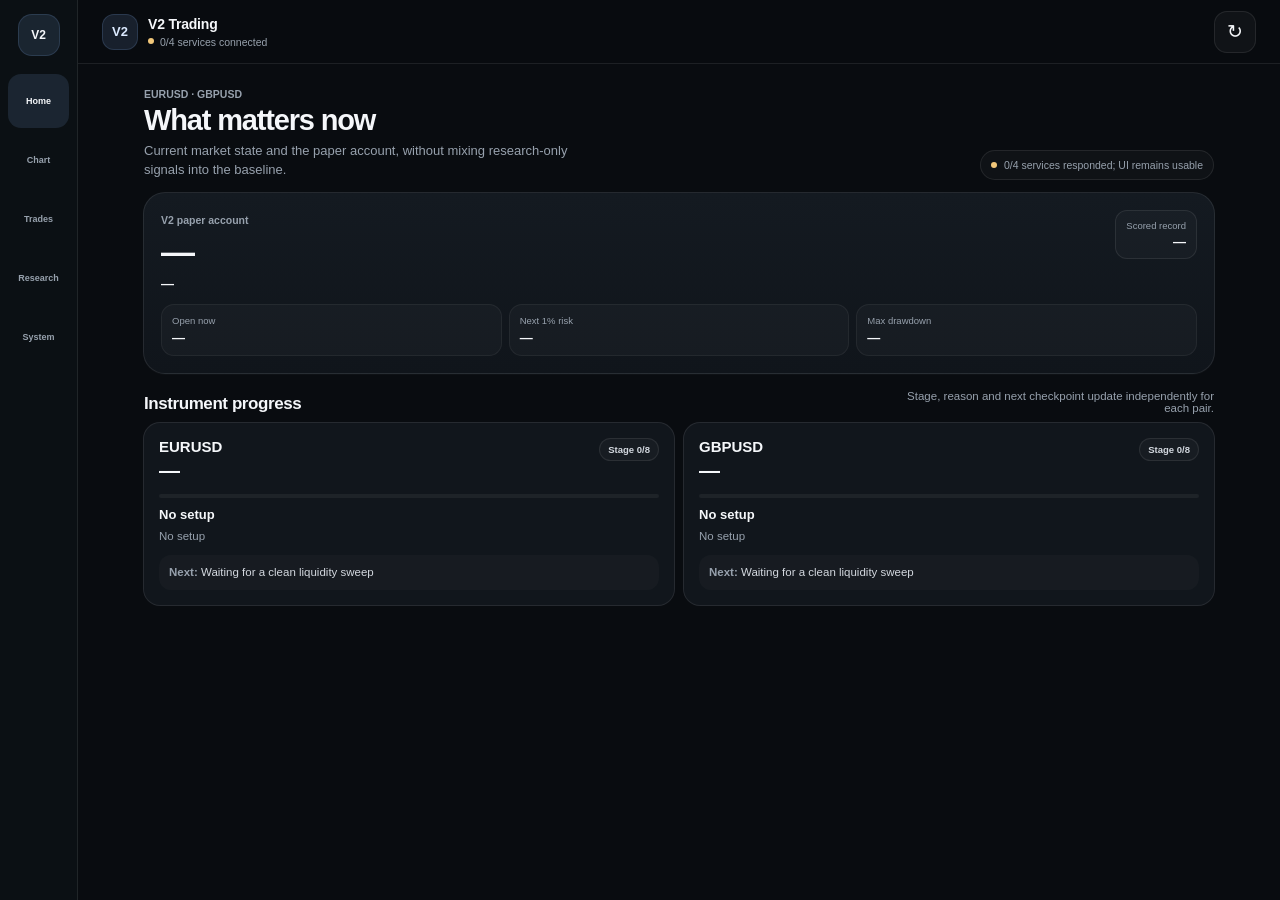
<file: web/app-v2.html>
<!doctype html>
<html lang="en">
<head>
<meta charset="utf-8">
<meta name="viewport" content="width=device-width,initial-scale=1,viewport-fit=cover">
<meta name="theme-color" content="#090c10">
<meta name="description" content="V2 paper-trading research workspace for EURUSD and GBPUSD.">
<title>V2 Trading</title>
<style>
:root{--bg:#090c10;--surface:#11161c;--surface2:#171d25;--surface3:#202832;--line:rgba(255,255,255,.085);--line2:rgba(255,255,255,.14);--text:#f5f7fa;--text2:#d3d8df;--muted:#97a1ad;--accent:#8dbaff;--accentSoft:rgba(141,186,255,.12);--good:#8ee0b0;--goodSoft:rgba(142,224,176,.10);--bad:#ffaaa4;--badSoft:rgba(255,170,164,.10);--warn:#f1c77a;--warnSoft:rgba(241,199,122,.10);--radius:18px;--shadow:0 18px 50px rgba(0,0,0,.20)}
*{box-sizing:border-box}html{background:var(--bg)}html,body{margin:0;min-height:100%;background:var(--bg);color:var(--text);font-family:Inter,ui-sans-serif,-apple-system,BlinkMacSystemFont,"Segoe UI",sans-serif;-webkit-font-smoothing:antialiased}button{font:inherit}button:focus-visible,summary:focus-visible{outline:2px solid var(--accent);outline-offset:2px}.app{min-height:100dvh}.side{display:none}.main{min-width:0}.top{position:sticky;top:0;z-index:40;height:64px;display:flex;align-items:center;justify-content:space-between;padding:0 14px;background:rgba(9,12,16,.92);backdrop-filter:blur(18px);border-bottom:1px solid var(--line)}.brand{display:flex;align-items:center;gap:10px;min-width:0}.logo{width:36px;height:36px;border-radius:12px;display:grid;place-items:center;background:var(--accentSoft);border:1px solid rgba(141,186,255,.16);color:#dceaff;font-weight:800;font-size:13px}.brandText{min-width:0}.brandText b{display:block;font-size:14px;letter-spacing:-.015em}.brandText span{display:flex;align-items:center;gap:6px;color:var(--muted);font-size:10.5px;margin-top:2px}.liveDot{width:6px;height:6px;border-radius:50%;background:var(--warn);display:inline-block}.liveDot.ok{background:var(--good)}.refresh{width:42px;height:42px;border:1px solid var(--line);border-radius:13px;background:rgba(255,255,255,.035);color:var(--text);cursor:pointer;font-size:19px}.refresh:disabled{opacity:.45}.wrap{width:min(1120px,100%);margin:0 auto;padding:16px 13px 92px}.view{display:none}.view.active{display:block}.pageHead{display:flex;align-items:end;justify-content:space-between;gap:16px;margin:2px 1px 12px}.pageHead h1{font-size:25px;line-height:1.1;margin:0;letter-spacing:-.04em}.pageHead p{margin:5px 0 0;color:var(--muted);font-size:13px;line-height:1.45;max-width:62ch}.pageKicker{font-size:10.5px;color:var(--muted);font-weight:650;margin-bottom:5px}.healthPill{display:flex;align-items:center;gap:7px;white-space:nowrap;border:1px solid var(--line);background:rgba(255,255,255,.028);padding:8px 10px;border-radius:999px;color:var(--muted);font-size:10.5px}.hero{padding:17px;border:1px solid var(--line);border-radius:22px;background:linear-gradient(180deg,#141a21,#10151b);box-shadow:0 1px 0 rgba(255,255,255,.02)}.heroTop{display:flex;align-items:flex-start;justify-content:space-between;gap:12px}.hero small{color:var(--muted);font-size:10.5px;font-weight:650}.heroBalance{font-size:34px;font-weight:780;letter-spacing:-.05em;margin-top:4px;font-variant-numeric:tabular-nums}.heroPnl{font-size:13px;font-weight:700;margin-top:5px}.heroPnl.good,.result.good,.positive{color:var(--good)}.heroPnl.bad,.result.bad,.negative{color:var(--bad)}.record{padding:9px 10px;border:1px solid var(--line);border-radius:12px;text-align:right;background:rgba(255,255,255,.025)}.record span{display:block;color:var(--muted);font-size:9.5px}.record b{font-size:13px;margin-top:3px;display:block}.quickGrid{display:grid;grid-template-columns:repeat(3,1fr);gap:7px;margin-top:13px}.quick{padding:10px;border-radius:13px;background:rgba(255,255,255,.028);border:1px solid rgba(255,255,255,.055)}.quick span{display:block;color:var(--muted);font-size:9.5px}.quick b{display:block;margin-top:4px;font-size:13px;font-variant-numeric:tabular-nums}.section{margin-top:16px}.sectionHead{display:flex;align-items:end;justify-content:space-between;gap:14px;margin:0 1px 8px}.sectionHead h2{font-size:17px;letter-spacing:-.025em;margin:0}.sectionHead p{font-size:11.5px;color:var(--muted);margin:0;max-width:52ch;text-align:right}.pairGrid{display:grid;grid-template-columns:1fr 1fr;gap:8px}.pairCard{min-width:0;padding:15px;border:1px solid var(--line);border-radius:17px;background:var(--surface)}.pairTop{display:flex;align-items:flex-start;justify-content:space-between;gap:10px}.pairName{font-size:15px;font-weight:760}.pairPrice{font-size:21px;font-weight:680;letter-spacing:-.025em;margin-top:3px;font-variant-numeric:tabular-nums}.stagePill{font-size:9.5px;font-weight:700;color:var(--text2);padding:5px 8px;border-radius:999px;border:1px solid var(--line);white-space:nowrap;background:rgba(255,255,255,.028)}.stagePill.active{border-color:rgba(141,186,255,.22);background:var(--accentSoft)}.stageTrack{height:4px;background:rgba(255,255,255,.055);border-radius:99px;overflow:hidden;margin:12px 0 9px}.stageTrack i{display:block;height:100%;background:var(--accent);border-radius:inherit}.stageTitle{font-size:13px;font-weight:700}.pairMeta{color:var(--muted);font-size:11.5px;line-height:1.5;margin-top:6px}.nextBox{margin-top:10px;padding:9px 10px;border-radius:12px;background:rgba(255,255,255,.025);font-size:11.5px;color:var(--text2);line-height:1.45}.nextBox b{color:var(--muted);font-weight:600}.levels{display:grid;grid-template-columns:repeat(4,minmax(0,1fr));gap:6px;margin-top:10px;padding-top:10px;border-top:1px solid var(--line)}.level{min-width:0;padding:8px;border-radius:10px;background:rgba(255,255,255,.025)}.level span{display:block;color:var(--muted);font-size:8.5px;text-transform:uppercase;letter-spacing:.04em}.level b{display:block;font-size:10.5px;margin-top:3px;white-space:nowrap;overflow:hidden;text-overflow:ellipsis;font-variant-numeric:tabular-nums}.tradeSummary{display:grid;grid-template-columns:repeat(4,1fr);gap:7px;margin-bottom:11px}.summaryCard{padding:11px 12px;border:1px solid var(--line);border-radius:14px;background:var(--surface)}.summaryCard span{display:block;color:var(--muted);font-size:9px}.summaryCard b{display:block;font-size:15px;margin-top:4px}.filters{display:flex;gap:6px;overflow:auto;padding-bottom:2px}.filter,.chartPair{border:1px solid var(--line);background:rgba(255,255,255,.025);color:var(--muted);border-radius:999px;padding:7px 10px;font-size:10.5px;font-weight:650;cursor:pointer;white-space:nowrap}.filter.active,.chartPair.active{background:var(--accentSoft);border-color:rgba(141,186,255,.24);color:var(--text)}.tradeList{display:grid;gap:8px;margin-top:8px}.tradeCard{border:1px solid var(--line);border-radius:17px;background:var(--surface);overflow:hidden}.tradeCard>summary{list-style:none;cursor:pointer;display:grid;grid-template-columns:minmax(0,1.2fr) minmax(150px,.9fr) auto;gap:12px;align-items:center;padding:13px 14px}.tradeCard>summary::-webkit-details-marker{display:none}.tradeIdentity{min-width:0}.tradeIdentity strong{font-size:13.5px}.dir{display:inline-flex;margin-left:6px;padding:3px 6px;border-radius:7px;background:rgba(255,255,255,.05);font-size:8.5px;font-weight:750;letter-spacing:.04em}.status{display:inline-flex;margin-left:6px;font-size:9px;color:var(--muted);font-weight:700}.tradeTime{display:block;margin-top:4px;color:var(--muted);font-size:10.5px;white-space:nowrap;overflow:hidden;text-overflow:ellipsis}.tradeTimes{display:flex;gap:12px}.tradeTimes div span{display:block;color:var(--muted);font-size:8.5px;text-transform:uppercase}.tradeTimes div b{display:block;margin-top:3px;font-size:10.5px}.result{text-align:right;font-size:16px;font-weight:780;white-space:nowrap;font-variant-numeric:tabular-nums}.result small{display:block;margin-top:3px;color:var(--muted);font-size:9.5px;font-weight:600}.tradeDetail{border-top:1px solid var(--line);background:rgba(0,0,0,.08);padding:11px 13px 13px}.detailGrid{display:grid;grid-template-columns:repeat(4,1fr);gap:6px}.detailItem{padding:8px 9px;border-radius:10px;background:rgba(255,255,255,.025);min-width:0}.detailItem span{display:block;color:var(--muted);font-size:8.5px;text-transform:uppercase;letter-spacing:.04em}.detailItem b{display:block;font-size:10.5px;margin-top:3px;overflow:hidden;text-overflow:ellipsis;white-space:nowrap}.tradeNote{font-size:10.5px;color:var(--muted);line-height:1.45;margin-top:9px}.empty{padding:22px;border:1px dashed var(--line);border-radius:16px;color:var(--muted);font-size:12px;text-align:center}.chartShell{border:1px solid var(--line);border-radius:18px;background:var(--surface);overflow:hidden}.chartBar{display:flex;align-items:center;justify-content:space-between;gap:12px;padding:11px 12px;border-bottom:1px solid var(--line)}.chartBar b{font-size:12.5px}.chartBar span{display:block;color:var(--muted);font-size:9.5px;margin-top:2px}.chartFrame{width:100%;height:min(68vh,620px);min-height:420px;border:0;display:block;background:#0d1116}.chartLoading{height:min(68vh,620px);min-height:420px;display:grid;place-items:center;color:var(--muted);font-size:12px;padding:20px;text-align:center}.researchGrid{display:grid;grid-template-columns:1fr 1fr;gap:8px}.researchCard{padding:14px;border:1px solid var(--line);border-radius:16px;background:var(--surface)}.researchCard span{color:var(--muted);font-size:9.5px;font-weight:650}.researchCard h3{font-size:14px;margin:6px 0 5px}.researchCard p{margin:0;color:var(--muted);font-size:11.5px;line-height:1.5}.systemGrid{display:grid;grid-template-columns:repeat(2,1fr);gap:7px}.service{display:flex;align-items:center;justify-content:space-between;gap:10px;padding:12px;border:1px solid var(--line);border-radius:14px;background:var(--surface)}.service span{font-size:11px}.service b{font-size:10px;color:var(--muted)}.service b.ok{color:var(--good)}.service b.bad{color:var(--bad)}.fallback{display:block;margin-top:12px;padding:11px 12px;text-align:center;text-decoration:none;color:var(--text2);border:1px solid var(--line);border-radius:13px;background:rgba(255,255,255,.025);font-size:11.5px}.bottom{position:fixed;left:0;right:0;bottom:0;z-index:50;display:grid;grid-template-columns:repeat(5,1fr);padding:7px 7px calc(7px + env(safe-area-inset-bottom));background:rgba(9,12,16,.97);backdrop-filter:blur(18px);border-top:1px solid var(--line)}.nav{min-height:49px;border:0;border-radius:12px;background:transparent;color:var(--muted);cursor:pointer;font-size:10px;font-weight:650}.nav.active{color:var(--text);background:var(--accentSoft)}
@media(max-width:720px){.pageHead{display:block}.healthPill{display:inline-flex;margin-top:8px}.pairGrid,.researchGrid,.systemGrid{grid-template-columns:1fr}.sectionHead{display:block}.sectionHead p{text-align:left;margin-top:3px}.levels{grid-template-columns:repeat(2,1fr)}.tradeSummary{grid-template-columns:repeat(2,1fr)}.tradeCard>summary{grid-template-columns:minmax(0,1fr) auto;gap:8px}.tradeTimes{grid-column:1/-1;grid-row:2}.result{grid-column:2;grid-row:1}.detailGrid{grid-template-columns:repeat(2,1fr)}.chartFrame,.chartLoading{min-height:380px;height:62vh}}
@media(min-width:900px){.app{display:grid;grid-template-columns:78px minmax(0,1fr)}.side{display:flex;position:sticky;top:0;height:100dvh;z-index:60;flex-direction:column;align-items:center;padding:14px 8px;background:rgba(12,16,21,.95);border-right:1px solid var(--line)}.sideLogo{width:42px;height:42px;border-radius:14px;display:grid;place-items:center;background:var(--accentSoft);border:1px solid rgba(141,186,255,.15);font-size:12px;font-weight:800;margin-bottom:18px}.sideNav{display:grid;gap:5px;width:100%}.sideBtn{min-height:54px;border:0;border-radius:13px;background:transparent;color:var(--muted);font-size:9px;font-weight:650;cursor:pointer}.sideBtn.active{background:var(--accentSoft);color:var(--text)}.bottom{display:none}.top{padding:0 24px}.wrap{padding:22px 24px 38px}.pageHead h1{font-size:29px}}
</style>
</head>
<body>
<div class="app">
<aside class="side"><div class="sideLogo">V2</div><nav class="sideNav"><button class="sideBtn active" data-view="home">Home</button><button class="sideBtn" data-view="chart">Chart</button><button class="sideBtn" data-view="trades">Trades</button><button class="sideBtn" data-view="research">Research</button><button class="sideBtn" data-view="system">System</button></nav></aside>
<div class="main">
<header class="top"><div class="brand"><div class="logo">V2</div><div class="brandText"><b>V2 Trading</b><span><i class="liveDot" id="topDot"></i><span id="topStatus">Connecting live data</span></span></div></div><button class="refresh" id="refresh" type="button" aria-label="Refresh live data">↻</button></header>
<main class="wrap">
<section class="view active" id="home">
  <div class="pageHead"><div><div class="pageKicker">EURUSD · GBPUSD</div><h1>What matters now</h1><p>Current market state and the paper account, without mixing research-only signals into the baseline.</p></div><div class="healthPill"><i class="liveDot" id="homeDot"></i><span id="healthText">Live data loading in background</span></div></div>
  <article class="hero"><div class="heroTop"><div><small>V2 paper account</small><div class="heroBalance" id="balance">—</div><div class="heroPnl" id="pnl">—</div></div><div class="record"><span>Scored record</span><b id="record">—</b></div></div><div class="quickGrid"><div class="quick"><span>Open now</span><b id="openNow">—</b></div><div class="quick"><span>Next 1% risk</span><b id="nextRisk">—</b></div><div class="quick"><span>Max drawdown</span><b id="maxDd">—</b></div></div></article>
  <section class="section"><div class="sectionHead"><h2>Instrument progress</h2><p>Stage, reason and next checkpoint update independently for each pair.</p></div><div class="pairGrid"><div class="pairCard" id="EURUSDHome"><div class="empty">EURUSD state loading…</div></div><div class="pairCard" id="GBPUSDHome"><div class="empty">GBPUSD state loading…</div></div></div></section>
</section>
<section class="view" id="chart">
  <div class="pageHead"><div><div class="pageKicker">Visual verification</div><h1>Chart</h1><p>The chart is loaded only after this tab is opened. If TradingView is slow, the rest of V2 remains clickable.</p></div><div class="filters"><button class="chartPair active" data-chart-pair="EURUSD">EURUSD</button><button class="chartPair" data-chart-pair="GBPUSD">GBPUSD</button></div></div>
  <div class="chartShell"><div class="chartBar"><div><b id="chartTitle">EURUSD · 15 minute</b><span>TradingView visual audit · not execution truth</span></div></div><div id="chartHost" class="chartLoading">Open Chart to load the external chart safely.</div></div>
</section>
<section class="view" id="trades">
  <div class="pageHead"><div><div class="pageKicker">Paper trading</div><h1>Trades</h1><p>See what V2 took, when it happened, the result, and what each instrument is progressing toward now.</p></div></div>
  <div class="tradeSummary"><div class="summaryCard"><span>Balance</span><b id="tradeBalance">—</b></div><div class="summaryCard"><span>Realised P&L</span><b id="tradePnl">—</b></div><div class="summaryCard"><span>Open trades</span><b id="tradeOpen">—</b></div><div class="summaryCard"><span>Plans waiting</span><b id="plansWaiting">—</b></div></div>
  <section class="section"><div class="sectionHead"><h2>Current instrument progress</h2><p>POI, entry, stop and target appear as soon as V2 has a frozen plan.</p></div><div class="pairGrid"><div class="pairCard" id="EURUSDTradeState"><div class="empty">EURUSD state loading…</div></div><div class="pairCard" id="GBPUSDTradeState"><div class="empty">GBPUSD state loading…</div></div></div></section>
  <section class="section"><div class="sectionHead"><div><h2>Trades actually taken</h2></div><div class="filters"><button class="filter active" data-filter="ALL">All</button><button class="filter" data-filter="EURUSD">EURUSD</button><button class="filter" data-filter="GBPUSD">GBPUSD</button></div></div><div class="tradeList" id="tradeList"><div class="empty">Trade journal loading in the background…</div></div></section>
</section>
<section class="view" id="research">
  <div class="pageHead"><div><div class="pageKicker">Evidence boundary</div><h1>Research</h1><p>Baseline V2 and research challengers stay separate so experimental signals cannot silently affect the paper account.</p></div></div>
  <div class="researchGrid"><article class="researchCard"><span>V2 baseline</span><h3>Sweep → BOS → fresh POI → midpoint entry</h3><p>The canonical paper account follows this frozen sequence at 1% risk. Research layers do not veto or rewrite those trades.</p></article><article class="researchCard"><span>V3.4 market map</span><h3>Context only</h3><p>Higher-timeframe structure, liquidity and candle context help explain a setup but do not change V2 entry rules.</p></article><article class="researchCard"><span>V3.5 challengers</span><h3>Shadow signals only</h3><p>Trend-candle, breakout-retest and related challengers remain separate from the V2 account until evidence supports promotion.</p></article><article class="researchCard"><span>Execution boundary</span><h3>Paper research, not broker fills</h3><p>Public prices can verify price paths, but exact broker spread, slippage and fill ordering are not assumed.</p></article></div>
  <section class="section"><div class="sectionHead"><h2>Live baseline state</h2><p>Current formation details from the same endpoints used on Home.</p></div><div class="pairGrid"><div class="pairCard" id="EURUSDResearch"><div class="empty">EURUSD state loading…</div></div><div class="pairCard" id="GBPUSDResearch"><div class="empty">GBPUSD state loading…</div></div></div></section>
</section>
<section class="view" id="system">
  <div class="pageHead"><div><div class="pageKicker">Reliability</div><h1>System</h1><p>The interface is local to Vercel. Live services have timeouts and cannot freeze navigation.</p></div></div>
  <div class="systemGrid" id="services"><div class="service"><span>UI + navigation</span><b class="ok">READY</b></div><div class="service"><span>Live services</span><b>Checking…</b></div></div>
  <a class="fallback" href="/web/recovery-stable">Open stable recovery fallback</a>
</section>
</main>
<nav class="bottom" aria-label="Primary navigation"><button class="nav active" data-view="home">Home</button><button class="nav" data-view="chart">Chart</button><button class="nav" data-view="trades">Trades</button><button class="nav" data-view="research">Research</button><button class="nav" data-view="system">System</button></nav>
</div></div>
<script>
(()=>{
'use strict';
const BASE='https://uykjgyqoptsvvkaifphm.supabase.co/functions/v1/';
const endpoints={EURUSD:'eurusd-market-lab',GBPUSD:'market-lab?symbol=GBPUSD',paper:'paper-trade-engine?symbol=EURUSD,GBPUSD&bars=1',portfolio:'portfolio-snapshot'};
const $=s=>document.querySelector(s),$$=s=>[...document.querySelectorAll(s)];
const cache={states:{},paper:null,portfolio:null};let currentFilter='ALL',chartPair='EURUSD',chartLoaded='';
const esc=v=>String(v??'').replace(/[&<>"']/g,c=>({'&':'&amp;','<':'&lt;','>':'&gt;','"':'&quot;',"'":'&#39;'}[c]));
const n=v=>v===null||v===undefined||v===''?null:(Number.isFinite(Number(v))?Number(v):null);
const price=v=>n(v)==null?'—':Number(v).toFixed(5);const cap=v=>String(v??'—').replaceAll('_',' ').replace(/\b\w/g,c=>c.toUpperCase());
const signedMoney=v=>n(v)==null?'—':`${Number(v)>=0?'+':'-'}$${Math.abs(Number(v)).toFixed(2)}`;const money=v=>n(v)==null?'—':`$${Math.abs(Number(v)).toFixed(2)}`;
const when=v=>{if(!v)return'—';const d=new Date(v);return Number.isNaN(d.valueOf())?'—':d.toLocaleString([],{month:'short',day:'numeric',hour:'2-digit',minute:'2-digit'})};
function span(a,b){if(!a||!b)return'—';const m=Math.max(0,Math.round((new Date(b)-new Date(a))/60000));if(m<60)return`${m}m`;const h=Math.floor(m/60),r=m%60;return r?`${h}h ${r}m`:`${h}h`}
const stages={0:['No setup','Waiting for a clean liquidity sweep'],1:['Liquidity nearby','Watch for an actual sweep'],2:['Previous zone used','Wait for a fresh sequence'],3:['Sweep confirmed','Wait for a completed break of structure'],4:['Waiting for BOS','Structure must confirm before a POI'],5:['BOS confirmed','Wait for a fresh POI'],6:['POI ready','Wait for price to revisit the midpoint'],7:['Entry approaching','Watch the midpoint entry area'],8:['Entry zone reached','Paper engine checks the midpoint/path rule']};
function setView(id){$$('.view').forEach(v=>v.classList.toggle('active',v.id===id));$$('[data-view]').forEach(b=>b.classList.toggle('active',b.dataset.view===id));window.scrollTo(0,0);if(id==='chart')loadChart()}
$$('[data-view]').forEach(b=>b.addEventListener('click',()=>setView(b.dataset.view)));
async function fetchJson(path,ms=6500){const c=new AbortController(),start=performance.now(),t=setTimeout(()=>c.abort(),ms);try{const r=await fetch(BASE+path,{cache:'no-store',signal:c.signal});if(!r.ok)throw new Error(`HTTP ${r.status}`);return{data:await r.json(),ms:Math.round(performance.now()-start)}}finally{clearTimeout(t)}}
function extractState(x,sym){if(!x)return{};if(x.state)return x.state;if(Array.isArray(x.states))return x.states.find(s=>s.symbol===sym)||{};return{}}
function activePlan(sym){const ts=cache.paper?.trades||[];return ts.find(t=>t.symbol===sym&&t.status==='open')||ts.find(t=>t.symbol===sym&&t.status==='armed'&&t.focus_active!==false&&t.lifecycle_phase!=='outside_studied_tail')||null}
function nextText(stage,t){if(t?.status==='open')return'Paper trade is open; frozen stop and target remain unchanged.';if(t?.status==='armed')return'Plan is armed; waiting for price to reach the midpoint entry.';return(stages[stage]||['Monitoring','Wait for the next completed structural event'])[1]}
function stateCard(sym,compact=false){const s=cache.states[sym]||{},stage=Math.max(0,Math.min(8,n(s.formation_stage)??0)),meta=stages[stage]||[`Stage ${stage}`,'Monitoring'],t=activePlan(sym),poiLow=n(t?.poi_low??s.poi_low),poiHigh=n(t?.poi_high??s.poi_high),hasPoi=poiLow!=null&&poiHigh!=null,why=s.formation_label||s.research_summary||meta[0],dir=cap(t?.direction||s.formation_direction||'monitoring'),pct=stage/8*100;const levels=t?`<div class="levels"><div class="level"><span>POI</span><b>${hasPoi?price(poiLow)+'–'+price(poiHigh):'—'}</b></div><div class="level"><span>Entry</span><b>${price(t.entry_price)}</b></div><div class="level"><span>Stop</span><b>${price(t.stop_price)}</b></div><div class="level"><span>Target</span><b>${price(t.target_price)}</b></div></div>`:hasPoi?`<div class="levels"><div class="level"><span>POI low</span><b>${price(poiLow)}</b></div><div class="level"><span>POI high</span><b>${price(poiHigh)}</b></div><div class="level"><span>Midpoint</span><b>${price((poiLow+poiHigh)/2)}</b></div><div class="level"><span>Distance</span><b>${n(s.distance_to_poi_atr)==null?'—':Number(s.distance_to_poi_atr).toFixed(2)+' ATR'}</b></div></div>`:'';return `<div class="pairTop"><div><div class="pairName">${sym}</div><div class="pairPrice">${price(s.reference_price)}</div></div><span class="stagePill ${stage>=3?'active':''}">Stage ${stage}/8</span></div><div class="stageTrack"><i style="width:${pct}%"></i></div><div class="stageTitle">${esc(meta[0])}${dir!=='Monitoring'?` · ${esc(dir)}`:''}</div><div class="pairMeta">${esc(why)}</div><div class="nextBox"><b>Next:</b> ${esc(nextText(stage,t))}</div>${compact?'':levels}`}
function renderStates(){['EURUSD','GBPUSD'].forEach(sym=>{['Home','TradeState','Research'].forEach(suf=>{const el=$(`#${sym}${suf}`);if(el)el.innerHTML=stateCard(sym,suf==='Home')})})}
function renderAccount(){const a=cache.portfolio?.account;if(!a)return;const bal=n(a.realizedBalanceUsd)??500,pnl=n(a.realizedPnlUsd)??0,growth=n(a.growthPct)??0,risk=bal*.01;$('#balance').textContent=`$${bal.toFixed(2)}`;$('#pnl').textContent=`${signedMoney(pnl)} · ${growth>=0?'+':''}${growth.toFixed(2)}%`;$('#pnl').className=`heroPnl ${pnl>=0?'good':'bad'}`;$('#record').textContent=`${a.wins||0}W · ${a.losses||0}L · ${a.timeouts||0}T`;$('#openNow').textContent=String(a.openTrades||0);$('#nextRisk').textContent=`$${risk.toFixed(2)}`;$('#maxDd').textContent=n(a.maxDrawdownPct)==null?'—':`${Number(a.maxDrawdownPct).toFixed(2)}%`;$('#tradeBalance').textContent=`$${bal.toFixed(2)}`;$('#tradePnl').textContent=signedMoney(pnl);$('#tradePnl').className=pnl>=0?'positive':'negative';$('#tradeOpen').textContent=String(a.openTrades||0)}
function metricFor(t){return(cache.portfolio?.tradeMetrics||[]).find(m=>m.tradeKey===t.trade_key)||{}}
function resultLabel(t,m){const r=n(t.gross_r),p=n(m.realizedPnlUsd);if(t.status==='open')return{main:'OPEN',sub:n(m.currentR)==null?'Paper trade active':`${Number(m.currentR)>=0?'+':''}${Number(m.currentR).toFixed(2)}R`,cls:n(m.currentR)!=null&&Number(m.currentR)<0?'bad':'good'};return{main:r==null?cap(t.status):`${r>=0?'+':''}${r.toFixed(2)}R`,sub:p==null?cap(t.status):signedMoney(p),cls:r==null?'':r>=0?'good':'bad'}}
function detail(label,value){return`<div class="detailItem"><span>${esc(label)}</span><b>${esc(value)}</b></div>`}
function renderTrades(){const all=(cache.paper?.trades||[]).filter(t=>t.entry_at).sort((a,b)=>new Date(b.entry_at)-new Date(a.entry_at)),trades=currentFilter==='ALL'?all:all.filter(t=>t.symbol===currentFilter),waiting=(cache.paper?.trades||[]).filter(t=>t.status==='armed'&&t.focus_active!==false&&t.lifecycle_phase!=='outside_studied_tail').length;$('#plansWaiting').textContent=String(waiting);const root=$('#tradeList');if(!all.length){root.innerHTML='<div class="empty">No entered paper trades were returned.</div>';return}if(!trades.length){root.innerHTML='<div class="empty">No entered trades match this pair.</div>';return}root.innerHTML=trades.map(t=>{const m=metricFor(t),res=resultLabel(t,m),lead=span(t.armed_at,t.entry_at),held=t.exit_at?span(t.entry_at,t.exit_at):span(t.entry_at,new Date().toISOString()),poi=n(t.poi_low)!=null&&n(t.poi_high)!=null?`${price(t.poi_low)}–${price(t.poi_high)}`:'—',note=t.pre_entry_target_reached?'Target had already been delivered before this later entry; the quality layer should treat this separately. ':'';return`<details class="tradeCard"><summary><div class="tradeIdentity"><strong>${esc(t.symbol)}</strong><span class="dir">${esc(String(t.direction||'').toUpperCase())}</span><span class="status">${esc(cap(t.status))}</span><span class="tradeTime">Entered ${when(t.entry_at)}${t.exit_at?' · exited '+when(t.exit_at):''}</span></div><div class="tradeTimes"><div><span>Plan lead</span><b>${lead}</b></div><div><span>Held</span><b>${held}</b></div></div><div class="result ${res.cls}">${esc(res.main)}<small>${esc(res.sub)}</small></div></summary><div class="tradeDetail"><div class="detailGrid">${detail('POI',poi)}${detail('Entry',price(t.entry_price))}${detail('Stop',price(t.stop_price))}${detail('Target',price(t.target_price))}${detail('Plan ready',when(t.armed_at))}${detail('Risk',n(m.riskUsd)==null?'—':money(m.riskUsd))}${detail('Result pips',n(m.realizedPips)==null?'—':`${Number(m.realizedPips)>=0?'+':''}${Number(m.realizedPips).toFixed(1)}`)}${detail('Setup',cap(t.setup_condition||'intact'))}</div><div class="tradeNote">${esc(note)}Paper result uses the frozen V2 research geometry; execution evidence is tracked separately.</div></div></details>`}).join('')}
$$('.filter').forEach(b=>b.addEventListener('click',()=>{currentFilter=b.dataset.filter;$$('.filter').forEach(x=>x.classList.toggle('active',x===b));renderTrades()}));
function chartUrl(sym){const tv=sym==='GBPUSD'?'OANDA%3AGBPUSD':'OANDA%3AEURUSD';return`https://s.tradingview.com/widgetembed/?frameElementId=v2chart&symbol=${tv}&interval=15&hidesidetoolbar=0&symboledit=0&saveimage=0&toolbarbg=11161c&theme=dark&style=1&timezone=Etc%2FUTC&withdateranges=1&hideideas=1`}
function loadChart(force=false){if(chartLoaded===chartPair&&!force)return;chartLoaded=chartPair;$('#chartTitle').textContent=`${chartPair} · 15 minute`;const host=$('#chartHost');host.className='';host.innerHTML=`<iframe id="v2chart" class="chartFrame" title="${chartPair} TradingView chart" loading="eager" referrerpolicy="origin" src="${chartUrl(chartPair)}"></iframe>`}
$$('.chartPair').forEach(b=>b.addEventListener('click',()=>{chartPair=b.dataset.chartPair;$$('.chartPair').forEach(x=>x.classList.toggle('active',x===b));loadChart(true)}));
function renderServices(results){const labels={EURUSD:'EURUSD market state',GBPUSD:'GBPUSD market state',paper:'Paper trade engine',portfolio:'Portfolio snapshot'},names=Object.keys(endpoints);$('#services').innerHTML='<div class="service"><span>UI + navigation</span><b class="ok">READY</b></div>'+names.map((k,i)=>{const r=results[i],ok=r.status==='fulfilled',txt=ok?`OK · ${r.value.ms}ms`:(r.reason?.name==='AbortError'?'TIMEOUT':'FAILED');return`<div class="service"><span>${labels[k]}</span><b class="${ok?'ok':'bad'}">${txt}</b></div>`}).join('')}
async function load(){const btn=$('#refresh');btn.disabled=true;$('#topStatus').textContent='Refreshing live data';$('#healthText').textContent='Refreshing live V2 data in background';const names=Object.keys(endpoints),results=await Promise.allSettled(names.map(k=>fetchJson(endpoints[k])));results.forEach((r,i)=>{if(r.status!=='fulfilled')return;const k=names[i],d=r.value.data;if(k==='EURUSD'||k==='GBPUSD')cache.states[k]=extractState(d,k);else cache[k]=d});renderStates();renderAccount();renderTrades();renderServices(results);const ok=results.filter(r=>r.status==='fulfilled').length,healthy=ok===results.length;$('#topDot').classList.toggle('ok',healthy);$('#homeDot').classList.toggle('ok',healthy);$('#topStatus').textContent=healthy?'Live data connected':`${ok}/${results.length} services connected`;$('#healthText').textContent=healthy?'Live V2 data connected':`${ok}/${results.length} services responded; UI remains usable`;btn.disabled=false}
$('#refresh').addEventListener('click',load);setTimeout(load,60);
})();
</script>
</body>
</html>
</file>
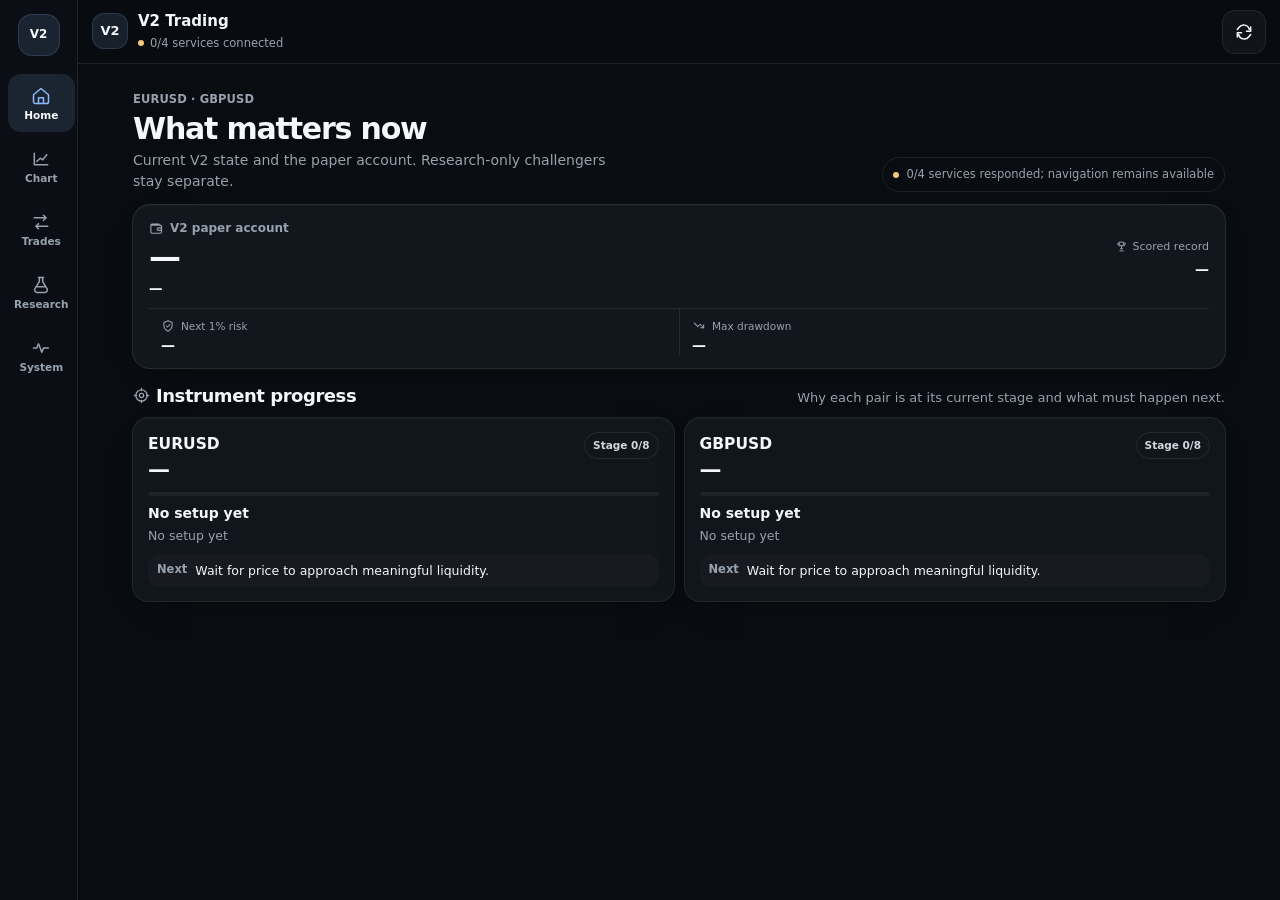
<file: web/app-v3.html>
<!doctype html>
<html lang="en">
<head>
<meta charset="utf-8">
<meta name="viewport" content="width=device-width,initial-scale=1,viewport-fit=cover">
<meta name="theme-color" content="#090c10">
<meta name="description" content="V2 paper-trading research workspace for EURUSD and GBPUSD.">
<title>V2 Trading</title>
<link rel="stylesheet" href="/web/app-v3.css">
<link rel="stylesheet" href="/web/app-polish-v1.css">
<link rel="stylesheet" href="/web/app-audit-v1.css">
<link rel="stylesheet" href="/web/app-refine-v1.css">
</head>
<body>
<svg class="uiSprite" aria-hidden="true">
  <symbol id="i-home" viewBox="0 0 24 24"><path d="M3 10.5 12 3l9 7.5v8.25A2.25 2.25 0 0 1 18.75 21H5.25A2.25 2.25 0 0 1 3 18.75Z"/><path d="M9 21v-7h6v7"/></symbol>
  <symbol id="i-chart" viewBox="0 0 24 24"><path d="M4 5v14h16"/><path d="m7 15 4-4 3 2 5-6"/></symbol>
  <symbol id="i-trades" viewBox="0 0 24 24"><path d="M4 7h14"/><path d="m15 4 3 3-3 3"/><path d="M20 17H6"/><path d="m9 14-3 3 3 3"/></symbol>
  <symbol id="i-research" viewBox="0 0 24 24"><path d="M9 3h6"/><path d="M10 3v5l-5.2 8.4A3 3 0 0 0 7.35 21h9.3a3 3 0 0 0 2.55-4.6L14 8V3"/><path d="M7.5 14h9"/></symbol>
  <symbol id="i-system" viewBox="0 0 24 24"><path d="M3 12h4l2-5 4 10 2-5h6"/></symbol>
  <symbol id="i-refresh" viewBox="0 0 24 24"><path d="M20 6v5h-5"/><path d="M4 18v-5h5"/><path d="M18.5 9A7 7 0 0 0 6.2 6.2L4 9"/><path d="M5.5 15a7 7 0 0 0 12.3 2.8L20 15"/></symbol>
  <symbol id="i-wallet" viewBox="0 0 24 24"><path d="M4 6.5h14a2 2 0 0 1 2 2v9a2 2 0 0 1-2 2H5a2 2 0 0 1-2-2V7a2 2 0 0 1 2-2h11"/><path d="M15 11h5v4h-5a2 2 0 0 1 0-4Z"/></symbol>
  <symbol id="i-record" viewBox="0 0 24 24"><path d="M8 4h8v3a4 4 0 0 1-8 0Z"/><path d="M8 6H5v1a4 4 0 0 0 4 4M16 6h3v1a4 4 0 0 1-4 4M12 11v5M9 20h6M10 16h4"/></symbol>
  <symbol id="i-open" viewBox="0 0 24 24"><circle cx="12" cy="12" r="8"/><path d="M12 8v4l3 2"/></symbol>
  <symbol id="i-shield" viewBox="0 0 24 24"><path d="m12 3 7 3v5c0 4.5-2.8 7.7-7 10-4.2-2.3-7-5.5-7-10V6Z"/><path d="m9.5 12 1.7 1.7 3.6-3.9"/></symbol>
  <symbol id="i-down" viewBox="0 0 24 24"><path d="m4 7 6 6 4-4 6 6"/><path d="M20 10v5h-5"/></symbol>
  <symbol id="i-target" viewBox="0 0 24 24"><circle cx="12" cy="12" r="8"/><circle cx="12" cy="12" r="3"/><path d="M12 2v3M12 19v3M2 12h3M19 12h3"/></symbol>
  <symbol id="i-profit" viewBox="0 0 24 24"><path d="m4 17 6-6 4 4 6-7"/><path d="M16 8h4v4"/></symbol>
  <symbol id="i-hourglass" viewBox="0 0 24 24"><path d="M7 3h10M7 21h10"/><path d="M8 3c0 4 2 5 4 7-2 2-4 3-4 7M16 3c0 4-2 5-4 7 2 2 4 3 4 7"/></symbol>
  <symbol id="i-external" viewBox="0 0 24 24"><path d="M14 5h5v5M19 5l-8 8"/><path d="M10 6H6a2 2 0 0 0-2 2v10a2 2 0 0 0 2 2h10a2 2 0 0 0 2-2v-4"/></symbol>
</svg>
<div class="app">
<aside class="side"><div class="sideLogo">V2</div><nav class="sideNav">
  <button class="sideBtn active" data-view="home"><svg class="uiIcon" aria-hidden="true"><use href="#i-home"/></svg><span class="sideLabel">Home</span></button>
  <button class="sideBtn" data-view="chart"><svg class="uiIcon" aria-hidden="true"><use href="#i-chart"/></svg><span class="sideLabel">Chart</span></button>
  <button class="sideBtn" data-view="trades"><svg class="uiIcon" aria-hidden="true"><use href="#i-trades"/></svg><span class="sideLabel">Trades</span></button>
  <button class="sideBtn" data-view="research"><svg class="uiIcon" aria-hidden="true"><use href="#i-research"/></svg><span class="sideLabel">Research</span></button>
  <button class="sideBtn" data-view="system"><svg class="uiIcon" aria-hidden="true"><use href="#i-system"/></svg><span class="sideLabel">System</span></button>
</nav></aside>
<div class="main">
<header class="top"><div class="brand"><div class="logo">V2</div><div class="brandText"><b>V2 Trading</b><span><i class="liveDot" id="topDot"></i><span id="topStatus">Connecting live data</span></span></div></div><button class="refresh" id="refresh" type="button" aria-label="Refresh live data"><svg class="uiIcon" aria-hidden="true"><use href="#i-refresh"/></svg></button></header>
<main class="wrap">
<section class="view active" id="home">
  <div class="pageHead"><div><div class="pageKicker">EURUSD · GBPUSD</div><h1>What matters now</h1><p>Current V2 state and the paper account. Research-only challengers stay separate.</p></div><div class="healthPill"><i class="liveDot" id="homeDot"></i><span id="healthText">Live data loading in background</span></div></div>
  <article class="accountHero"><div class="accountTop"><div><div class="accountLabel"><svg class="uiIcon" aria-hidden="true"><use href="#i-wallet"/></svg><span>V2 paper account</span></div><div class="balance" id="balance">—</div><div class="accountPnl" id="pnl">—</div></div><div class="record"><span><svg class="uiIcon" aria-hidden="true"><use href="#i-record"/></svg>Scored record</span><b id="record">—</b></div></div><div class="accountGrid"><div><span class="metricLabel"><svg class="uiIcon" aria-hidden="true"><use href="#i-open"/></svg>Open now</span><b id="openNow">—</b></div><div><span class="metricLabel"><svg class="uiIcon" aria-hidden="true"><use href="#i-shield"/></svg>Next 1% risk</span><b id="riskNext">—</b></div><div><span class="metricLabel"><svg class="uiIcon" aria-hidden="true"><use href="#i-down"/></svg>Max drawdown</span><b id="drawdown">—</b></div></div></article>
  <section class="section"><div class="sectionHead"><h2 class="sectionTitle"><svg class="uiIcon" aria-hidden="true"><use href="#i-target"/></svg>Instrument progress</h2><p>Why each pair is at its current stage and what must happen next.</p></div><div class="pairGrid"><article class="pairCard" id="EURUSDHome"><div class="empty">EURUSD loading…</div></article><article class="pairCard" id="GBPUSDHome"><div class="empty">GBPUSD loading…</div></article></div></section>
</section>
<section class="view" id="chart">
  <div class="pageHead"><div><div class="pageKicker">Visual verification</div><h1>Chart</h1><p>TradingView loads only after this tab is opened, so it cannot freeze the rest of the app.</p></div><div class="filters"><button class="filter active" data-chart-pair="EURUSD">EURUSD</button><button class="filter" data-chart-pair="GBPUSD">GBPUSD</button></div></div>
  <div class="chartShell"><div class="chartBar"><b id="chartTitle">EURUSD · 15 minute</b><span>Visual audit only · not broker execution truth</span></div><div id="chartHost" class="chartLoading">Chart is isolated from the V2 interface.</div></div>
</section>
<section class="view" id="trades">
  <div class="pageHead"><div><div class="pageKicker">Paper trading</div><h1>Trades</h1><p>Results first, then timing, setup quality and the exact frozen geometry behind each entry.</p></div></div>
  <div class="tradeSummary"><div><span class="metricLabel"><svg class="uiIcon" aria-hidden="true"><use href="#i-wallet"/></svg>Balance</span><b id="tradeBalance">—</b></div><div><span class="metricLabel"><svg class="uiIcon" aria-hidden="true"><use href="#i-profit"/></svg>Realised P&amp;L</span><b id="tradePnl">—</b></div><div><span class="metricLabel"><svg class="uiIcon" aria-hidden="true"><use href="#i-open"/></svg>Open trades</span><b id="tradeOpen">—</b></div><div><span class="metricLabel"><svg class="uiIcon" aria-hidden="true"><use href="#i-hourglass"/></svg>Plans waiting</span><b id="plansWaiting">—</b></div></div>
  <section class="section"><div class="sectionHead"><h2 class="sectionTitle"><svg class="uiIcon" aria-hidden="true"><use href="#i-target"/></svg>Current instrument progress</h2><p>POI, entry, SL and TP appear once a plan is frozen.</p></div><div class="pairGrid"><article class="pairCard" id="EURUSDTrade"><div class="empty">EURUSD loading…</div></article><article class="pairCard" id="GBPUSDTrade"><div class="empty">GBPUSD loading…</div></article></div></section>
  <section class="section"><div class="journalHead"><div><h2 class="sectionTitle"><svg class="uiIcon" aria-hidden="true"><use href="#i-trades"/></svg>Trades actually taken</h2><span id="qualitySummary">Quality summary loading…</span></div><div class="filterGroups"><div class="filters"><button class="filter active" data-pair-filter="ALL">All pairs</button><button class="filter" data-pair-filter="EURUSD">EURUSD</button><button class="filter" data-pair-filter="GBPUSD">GBPUSD</button></div><div class="filters"><button class="filter active" data-quality-filter="ALL">All quality</button><button class="filter" data-quality-filter="clean">Clean</button><button class="filter" data-quality-filter="weakened">Weakened</button><button class="filter" data-quality-filter="extended">Extended</button><button class="filter" data-quality-filter="longtail">Long-tail</button></div></div></div><div id="tradeList" class="tradeList"><div class="empty">Trade journal loading in background…</div></div></section>
</section>
<section class="view" id="research">
  <div class="pageHead"><div><div class="pageKicker">Evidence boundary</div><h1>Research</h1><p>V2 baseline stays frozen. V3.4/V3.5 context loads separately and cannot affect navigation or paper P&amp;L.</p></div></div>
  <div class="researchGrid"><article><svg class="uiIcon cardIcon" aria-hidden="true"><use href="#i-target"/></svg><span>V2 baseline</span><h3>Sweep → BOS → fresh POI → midpoint</h3><p>Canonical paper trades remain at 1% risk with frozen entry, stop and 2.5R target rules.</p></article><article><svg class="uiIcon cardIcon" aria-hidden="true"><use href="#i-chart"/></svg><span>V3.4</span><h3>Market-map context only</h3><p>Higher-timeframe and liquidity context can explain a setup but does not veto V2.</p></article><article><svg class="uiIcon cardIcon" aria-hidden="true"><use href="#i-research"/></svg><span>V3.5</span><h3>Shadow challenger only</h3><p>Trend-candle and breakout-retest research remains outside the V2 account.</p></article><article><svg class="uiIcon cardIcon" aria-hidden="true"><use href="#i-system"/></svg><span>Execution</span><h3>Research evidence, not broker fills</h3><p>Public BID/ASK checks can add evidence without rewriting canonical paper results.</p></article></div>
  <div id="researchLive" class="section"><div class="empty">Live V3.5 data will load only when Research is opened.</div></div>
  <section class="section"><div class="sectionHead"><h2 class="sectionTitle"><svg class="uiIcon" aria-hidden="true"><use href="#i-system"/></svg>Live baseline state</h2><p>The same V2 state used on Home.</p></div><div class="pairGrid"><article class="pairCard" id="EURUSDResearch"><div class="empty">EURUSD loading…</div></article><article class="pairCard" id="GBPUSDResearch"><div class="empty">GBPUSD loading…</div></article></div></section>
</section>
<section class="view" id="system">
  <div class="pageHead"><div><div class="pageKicker">Reliability</div><h1>System</h1><p>Navigation is local. Core data refreshes about once a minute while this tab is open or visible; health checks refresh every 30 seconds and cannot change trading decisions.</p></div></div>
  <div id="services" class="services"><div class="service"><span>UI + navigation</span><b class="ok">READY</b></div><div class="service"><span>Live services</span><b>Checking…</b></div></div>
  <a class="fallback" href="/web/recovery-stable"><svg class="uiIcon" aria-hidden="true"><use href="#i-external"/></svg>Open stable recovery fallback</a>
</section>
</main>
<nav class="bottom">
  <button class="nav active" data-view="home"><svg class="uiIcon" aria-hidden="true"><use href="#i-home"/></svg><span class="navLabel">Home</span></button>
  <button class="nav" data-view="chart"><svg class="uiIcon" aria-hidden="true"><use href="#i-chart"/></svg><span class="navLabel">Chart</span></button>
  <button class="nav" data-view="trades"><svg class="uiIcon" aria-hidden="true"><use href="#i-trades"/></svg><span class="navLabel">Trades</span></button>
  <button class="nav" data-view="research"><svg class="uiIcon" aria-hidden="true"><use href="#i-research"/></svg><span class="navLabel">Research</span></button>
  <button class="nav" data-view="system"><svg class="uiIcon" aria-hidden="true"><use href="#i-system"/></svg><span class="navLabel">System</span></button>
</nav>
</div></div>
<script>
(()=>{
window.__v2BrowserErrors=[];
const record=(kind,data)=>{window.__v2BrowserErrors.push({kind,at:new Date().toISOString(),...data});window.__v2BrowserErrors=window.__v2BrowserErrors.slice(-20);window.dispatchEvent(new CustomEvent('v2:browser-error'))};
window.addEventListener('error',e=>record('error',{message:e.message||'Resource or script error',source:e.filename||'',line:e.lineno||null}));
window.addEventListener('unhandledrejection',e=>record('promise',{message:String(e.reason?.message||e.reason||'Unhandled promise rejection')}));
const $$=s=>[...document.querySelectorAll(s)];
function view(id){$$('.view').forEach(v=>v.classList.toggle('active',v.id===id));$$('[data-view]').forEach(b=>b.classList.toggle('active',b.dataset.view===id));window.scrollTo(0,0);window.dispatchEvent(new CustomEvent('v2:view',{detail:{id}}))}
$$('[data-view]').forEach(b=>b.addEventListener('click',()=>view(b.dataset.view)));window.v2SetView=view;
})();
</script>
<script defer src="/web/app-v3.js"></script>
<script defer src="/web/app-ux-v1.js"></script>
<script defer src="/web/app-health.js"></script>
</body>
</html>
</file>
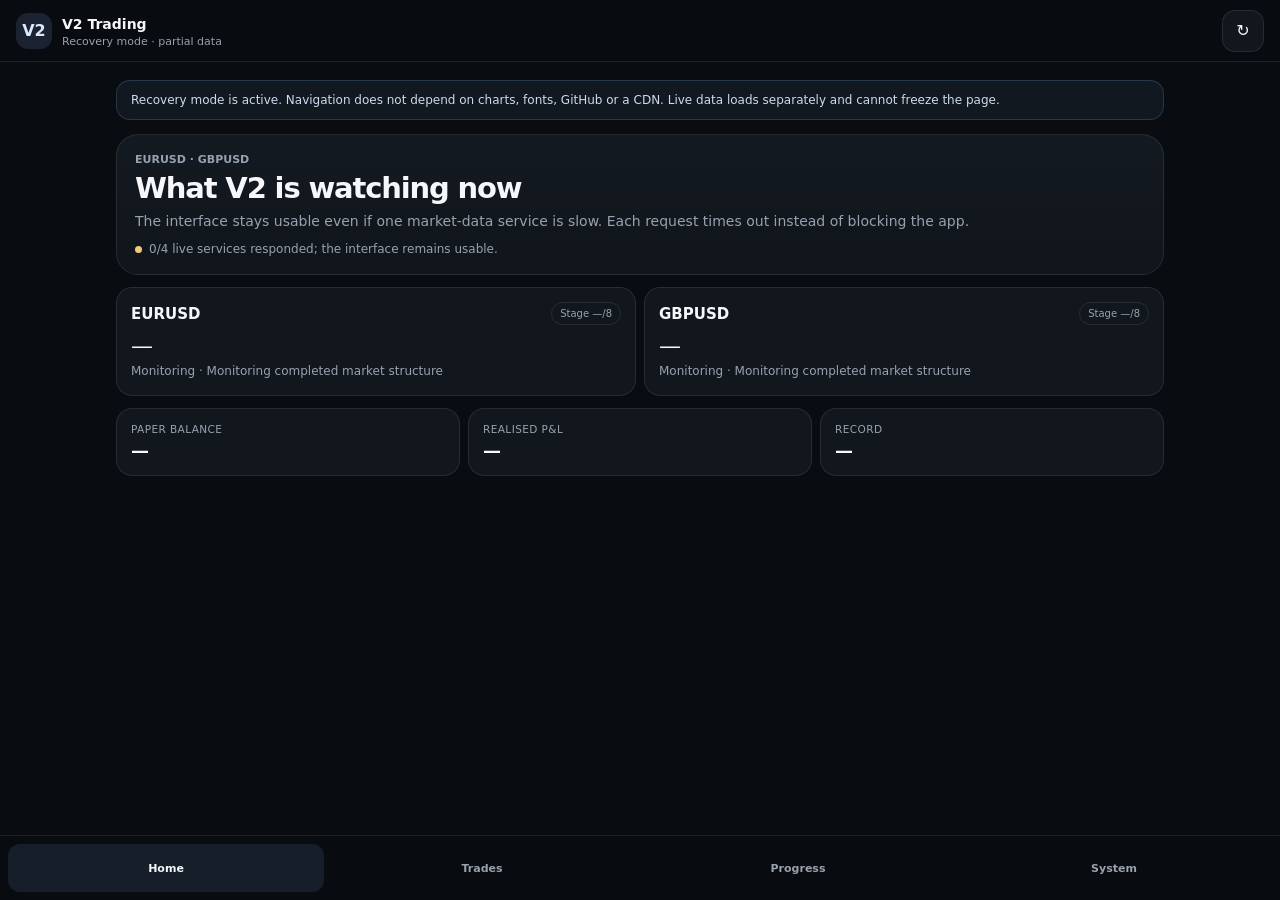
<file: web/recovery-stable.html>
<!doctype html>
<html lang="en">
<head>
<meta charset="utf-8">
<meta name="viewport" content="width=device-width,initial-scale=1,viewport-fit=cover">
<meta name="theme-color" content="#090c10">
<title>V2</title>
<style>
:root{--bg:#090c10;--surface:#12171e;--surface2:#171d25;--line:rgba(255,255,255,.09);--text:#f5f7fa;--muted:#98a2af;--accent:#8dbaff;--good:#8ee0b0;--bad:#ffaaa4;--warn:#f1c77a}
*{box-sizing:border-box}html,body{margin:0;background:var(--bg);color:var(--text);font-family:Inter,system-ui,-apple-system,BlinkMacSystemFont,"Segoe UI",sans-serif}button{font:inherit}body{min-height:100dvh}.top{position:sticky;top:0;z-index:20;height:62px;display:flex;align-items:center;justify-content:space-between;padding:0 16px;background:rgba(9,12,16,.96);border-bottom:1px solid var(--line)}.brand{display:flex;align-items:center;gap:10px}.logo{width:36px;height:36px;border-radius:12px;display:grid;place-items:center;background:rgba(141,186,255,.14);color:#dbe9ff;font-weight:800}.brand b{font-size:14px}.brand small{display:block;color:var(--muted);font-size:11px;margin-top:2px}.refresh{width:42px;height:42px;border:1px solid var(--line);border-radius:13px;background:var(--surface);color:var(--text);cursor:pointer}.wrap{width:min(1080px,100%);margin:auto;padding:18px 16px 94px}.notice{padding:12px 14px;border:1px solid rgba(141,186,255,.18);background:rgba(141,186,255,.07);border-radius:14px;font-size:12px;color:#cddaf0;margin-bottom:14px}.view{display:none}.view.active{display:block}.hero{padding:18px;border:1px solid var(--line);background:linear-gradient(180deg,#141a21,#10151b);border-radius:22px}.eyebrow{font-size:11px;color:var(--muted);font-weight:650}.hero h1{font-size:29px;line-height:1.05;margin:7px 0 8px;letter-spacing:-.04em}.hero p{margin:0;color:var(--muted);line-height:1.5;font-size:14px}.pairs{display:grid;grid-template-columns:1fr 1fr;gap:8px;margin-top:12px}.pair{padding:14px;border:1px solid var(--line);border-radius:16px;background:var(--surface);min-width:0}.pairTop{display:flex;justify-content:space-between;gap:8px;align-items:center}.pairTop b{font-size:15px}.stage{font-size:10px;padding:5px 8px;border:1px solid var(--line);border-radius:999px;color:var(--muted)}.price{font-size:22px;margin-top:8px;font-variant-numeric:tabular-nums}.muted{color:var(--muted);font-size:12px;line-height:1.45;margin-top:5px}.grid{display:grid;grid-template-columns:repeat(3,1fr);gap:8px;margin-top:12px}.card{padding:14px;border:1px solid var(--line);border-radius:16px;background:var(--surface)}.card span{display:block;color:var(--muted);font-size:10.5px;text-transform:uppercase;letter-spacing:.04em}.card b{display:block;margin-top:5px;font-size:18px}.section{margin-top:18px}.section h2{font-size:18px;margin:0 0 9px}.trade{border:1px solid var(--line);border-radius:16px;background:var(--surface);padding:14px;margin-top:8px}.tradeHead{display:flex;justify-content:space-between;gap:10px}.tradeHead b{font-size:14px}.tradeResult{font-size:16px;font-weight:800}.good{color:var(--good)}.bad{color:var(--bad)}.tradeMeta{display:grid;grid-template-columns:repeat(4,1fr);gap:7px;margin-top:11px}.mini{padding:8px;background:var(--surface2);border-radius:10px;min-width:0}.mini span{display:block;color:var(--muted);font-size:9px;text-transform:uppercase}.mini b{display:block;font-size:11px;margin-top:3px;overflow:hidden;text-overflow:ellipsis;white-space:nowrap}.empty{padding:20px;border:1px dashed var(--line);border-radius:16px;color:var(--muted);font-size:13px;text-align:center}.statusLine{display:flex;align-items:center;gap:7px;margin-top:10px;color:var(--muted);font-size:12px}.dot{width:7px;height:7px;border-radius:50%;background:var(--warn)}.dot.ok{background:var(--good)}.bottom{position:fixed;z-index:30;left:0;right:0;bottom:0;display:grid;grid-template-columns:repeat(4,1fr);padding:8px max(8px,env(safe-area-inset-left)) calc(8px + env(safe-area-inset-bottom));background:rgba(9,12,16,.98);border-top:1px solid var(--line)}.nav{min-height:48px;border:0;border-radius:12px;background:transparent;color:var(--muted);cursor:pointer;font-size:11px;font-weight:650}.nav.active{background:rgba(141,186,255,.11);color:var(--text)}.simple h2{font-size:22px;margin:4px 0 8px}.simple p{color:var(--muted);line-height:1.55;max-width:62ch}.raw{white-space:pre-wrap;word-break:break-word;font:12px/1.5 ui-monospace,SFMono-Regular,Menlo,monospace;color:#bac4d0;background:#0d1116;border:1px solid var(--line);border-radius:14px;padding:12px;max-height:50vh;overflow:auto}
@media(max-width:700px){.pairs,.grid{grid-template-columns:1fr}.tradeMeta{grid-template-columns:1fr 1fr}.wrap{padding-left:13px;padding-right:13px}.hero h1{font-size:27px}}
</style>
</head>
<body>
<header class="top"><div class="brand"><div class="logo">V2</div><div><b>V2 Trading</b><small id="topStatus">Recovery mode · interactive</small></div></div><button class="refresh" id="refresh" type="button" aria-label="Refresh data">↻</button></header>
<main class="wrap">
  <div class="notice">Recovery mode is active. Navigation does not depend on charts, fonts, GitHub or a CDN. Live data loads separately and cannot freeze the page.</div>
  <section id="home" class="view active">
    <div class="hero"><div class="eyebrow">EURUSD · GBPUSD</div><h1>What V2 is watching now</h1><p>The interface stays usable even if one market-data service is slow. Each request times out instead of blocking the app.</p><div class="statusLine"><i class="dot" id="healthDot"></i><span id="healthText">Loading live V2 data in the background…</span></div></div>
    <div class="pairs"><article class="pair" id="EURUSDCard"><div class="pairTop"><b>EURUSD</b><span class="stage">Stage —/8</span></div><div class="price">—</div><div class="muted">Waiting for market state…</div></article><article class="pair" id="GBPUSDCard"><div class="pairTop"><b>GBPUSD</b><span class="stage">Stage —/8</span></div><div class="price">—</div><div class="muted">Waiting for market state…</div></article></div>
    <div class="grid"><article class="card"><span>Paper balance</span><b id="balance">—</b></article><article class="card"><span>Realised P&amp;L</span><b id="pnl">—</b></article><article class="card"><span>Record</span><b id="record">—</b></article></div>
  </section>
  <section id="trades" class="view"><div class="simple"><h2>Paper trades</h2><p>Only trades that actually received an entry are shown here. The latest outcome is first.</p></div><div id="tradeList" class="section"><div class="empty">Loading trade journal in the background…</div></div></section>
  <section id="progress" class="view"><div class="simple"><h2>Instrument progress</h2><p>Current stage, direction, POI and next structural checkpoint. This screen uses the same background data as Home.</p></div><div class="pairs" id="progressPairs"><div class="empty">Loading instrument states…</div></div></section>
  <section id="system" class="view"><div class="simple"><h2>System status</h2><p>This emergency shell intentionally removes TradingView and all optional frontend layers until the interaction problem is isolated.</p></div><div class="section"><div class="raw" id="systemLog">UI: ready\nNavigation: ready\nLive data: pending</div></div></section>
</main>
<nav class="bottom" aria-label="Primary navigation"><button class="nav active" data-view="home" type="button">Home</button><button class="nav" data-view="trades" type="button">Trades</button><button class="nav" data-view="progress" type="button">Progress</button><button class="nav" data-view="system" type="button">System</button></nav>
<script>
(()=>{
'use strict';
const BASE='https://uykjgyqoptsvvkaifphm.supabase.co/functions/v1/';
const endpoints={eur:'eurusd-market-lab',gbp:'market-lab?symbol=GBPUSD',paper:'paper-trade-engine?symbol=EURUSD,GBPUSD&bars=1',portfolio:'portfolio-snapshot'};
const $=s=>document.querySelector(s), $$=s=>[...document.querySelectorAll(s)];
let cache={};
function setView(id){$$('.view').forEach(v=>v.classList.toggle('active',v.id===id));$$('.nav').forEach(b=>b.classList.toggle('active',b.dataset.view===id));window.scrollTo(0,0)}
$$('.nav').forEach(b=>b.addEventListener('click',()=>setView(b.dataset.view)));
function fmtPrice(v){return Number.isFinite(Number(v))?Number(v).toFixed(5):'—'}
function cap(v){return String(v??'—').replaceAll('_',' ').replace(/\b\w/g,c=>c.toUpperCase())}
function money(v){return Number.isFinite(Number(v))?`${Number(v)>=0?'+':''}$${Math.abs(Number(v)).toFixed(2)}`:'—'}
function date(v){if(!v)return'—';const d=new Date(v);return isNaN(d)?'—':d.toLocaleString([],{month:'short',day:'numeric',hour:'2-digit',minute:'2-digit'})}
async function get(path,ms=6000){const c=new AbortController(),t=setTimeout(()=>c.abort(),ms);try{const r=await fetch(BASE+path,{cache:'no-store',signal:c.signal});if(!r.ok)throw new Error(`HTTP ${r.status}`);return await r.json()}finally{clearTimeout(t)}}
function extractState(x,sym){if(!x)return{};if(x.state)return x.state;if(Array.isArray(x.states))return x.states.find(v=>v.symbol===sym)||{};return{}}
function renderState(sym,s){const stage=Number.isFinite(Number(s.formation_stage))?Number(s.formation_stage):null, price=s.reference_price, direction=cap(s.formation_direction||'monitoring'), label=s.formation_label||s.research_summary||'Monitoring completed market structure';const card=$(`#${sym}Card`);if(card){card.querySelector('.stage').textContent=`Stage ${stage??'—'}/8`;card.querySelector('.price').textContent=fmtPrice(price);card.querySelector('.muted').textContent=`${direction} · ${label}`}
return `<article class="pair"><div class="pairTop"><b>${sym}</b><span class="stage">Stage ${stage??'—'}/8</span></div><div class="price">${fmtPrice(price)}</div><div class="muted"><b>Direction:</b> ${direction}<br><b>Why:</b> ${label}<br><b>POI:</b> ${fmtPrice(s.poi_low)}–${fmtPrice(s.poi_high)}<br><b>Distance:</b> ${s.distance_to_poi_atr==null?'—':Number(s.distance_to_poi_atr).toFixed(2)+' ATR'}</div></article>`}
function renderPortfolio(p){const a=p?.account;if(!a)return;$('#balance').textContent='$'+Number(a.realizedBalanceUsd||0).toFixed(2);$('#pnl').textContent=money(a.realizedPnlUsd);$('#pnl').className=Number(a.realizedPnlUsd)>=0?'good':'bad';$('#record').textContent=`${a.wins||0}W · ${a.losses||0}L · ${a.timeouts||0}T`}
function renderTrades(paper,portfolio){const trades=(paper?.trades||[]).filter(t=>t.entry_at).sort((a,b)=>new Date(b.entry_at)-new Date(a.entry_at));const metrics=portfolio?.tradeMetrics||[];const root=$('#tradeList');if(!trades.length){root.innerHTML='<div class="empty">No entered paper trades were returned.</div>';return}root.innerHTML=trades.map(t=>{const m=metrics.find(x=>x.tradeKey===t.trade_key)||{},r=Number(t.gross_r),cls=Number.isFinite(r)?(r>=0?'good':'bad'):'',res=Number.isFinite(r)?`${r>=0?'+':''}${r.toFixed(2)}R`:cap(t.status),usd=Number.isFinite(Number(m.realizedPnlUsd))?money(m.realizedPnlUsd):'';return `<article class="trade"><div class="tradeHead"><div><b>${t.symbol} · ${String(t.direction||'').toUpperCase()}</b><div class="muted">Entered ${date(t.entry_at)}${t.exit_at?' · exited '+date(t.exit_at):''}</div></div><div class="tradeResult ${cls}">${res}${usd?`<div class="muted">${usd}</div>`:''}</div></div><div class="tradeMeta"><div class="mini"><span>Entry</span><b>${fmtPrice(t.entry_price)}</b></div><div class="mini"><span>Stop</span><b>${fmtPrice(t.stop_price)}</b></div><div class="mini"><span>Target</span><b>${fmtPrice(t.target_price)}</b></div><div class="mini"><span>POI</span><b>${fmtPrice(t.poi_low)}–${fmtPrice(t.poi_high)}</b></div></div></article>`}).join('')}
function log(lines){$('#systemLog').textContent=lines.join('\n')}
async function load(){const btn=$('#refresh');btn.disabled=true;$('#healthText').textContent='Refreshing live V2 data in the background…';const names=Object.keys(endpoints),results=await Promise.allSettled(names.map(k=>get(endpoints[k])));const lines=['UI: ready','Navigation: ready'];results.forEach((r,i)=>{const k=names[i];if(r.status==='fulfilled'){cache[k]=r.value;lines.push(`${k}: OK`)}else lines.push(`${k}: ${r.reason?.name==='AbortError'?'timed out':'failed'}`)});const eur=extractState(cache.eur,'EURUSD'),gbp=extractState(cache.gbp,'GBPUSD');renderState('EURUSD',eur);renderState('GBPUSD',gbp);renderPortfolio(cache.portfolio);renderTrades(cache.paper,cache.portfolio);$('#progressPairs').innerHTML=renderState('EURUSD',eur)+renderState('GBPUSD',gbp);const ok=results.filter(x=>x.status==='fulfilled').length;$('#healthDot').classList.toggle('ok',ok>=2);$('#healthText').textContent=ok===4?'Live V2 data loaded.':`${ok}/4 live services responded; the interface remains usable.`;$('#topStatus').textContent=ok===4?'Live data connected':'Recovery mode · partial data';lines.push(`Live services: ${ok}/4`);log(lines);btn.disabled=false}
$('#refresh').addEventListener('click',load);
setTimeout(load,0);
})();
</script>
</body>
</html>
</file>
<file: web/app-v3.css>
:root{--bg:#090c10;--surface:#11161c;--surface2:#171d25;--line:rgba(255,255,255,.085);--text:#f5f7fa;--muted:#98a2af;--accent:#8dbaff;--accentSoft:rgba(141,186,255,.12);--good:#8ee0b0;--bad:#ffaaa4;--warn:#f1c77a}
*{box-sizing:border-box}html,body{margin:0;min-height:100%;background:var(--bg);color:var(--text);font-family:Inter,system-ui,-apple-system,BlinkMacSystemFont,"Segoe UI",sans-serif;-webkit-font-smoothing:antialiased}button{font:inherit}.app{min-height:100dvh}.side{display:none}.main{min-width:0}.top{position:sticky;top:0;z-index:40;height:64px;display:flex;align-items:center;justify-content:space-between;padding:0 14px;background:rgba(9,12,16,.94);border-bottom:1px solid var(--line);backdrop-filter:blur(18px)}.brand{display:flex;align-items:center;gap:10px}.logo,.sideLogo{display:grid;place-items:center;background:var(--accentSoft);border:1px solid rgba(141,186,255,.16);font-weight:800}.logo{width:36px;height:36px;border-radius:12px;font-size:13px}.brandText b{display:block;font-size:14px}.brandText>span{display:flex;align-items:center;gap:6px;color:var(--muted);font-size:10.5px;margin-top:2px}.liveDot{width:6px;height:6px;border-radius:50%;background:var(--warn);display:inline-block}.liveDot.ok{background:var(--good)}.refresh{width:42px;height:42px;border:1px solid var(--line);border-radius:13px;background:rgba(255,255,255,.035);color:var(--text);cursor:pointer;font-size:19px}.refresh:disabled{opacity:.45}.wrap{width:min(1120px,100%);margin:auto;padding:16px 13px 92px}.view{display:none}.view.active{display:block}.pageHead{display:flex;align-items:end;justify-content:space-between;gap:16px;margin:2px 1px 12px}.pageHead h1{font-size:25px;line-height:1.08;letter-spacing:-.04em;margin:0}.pageHead p{margin:5px 0 0;color:var(--muted);font-size:13px;line-height:1.45;max-width:64ch}.pageKicker{color:var(--muted);font-size:10.5px;font-weight:650;margin-bottom:5px}.healthPill{display:flex;align-items:center;gap:7px;border:1px solid var(--line);border-radius:999px;padding:8px 10px;color:var(--muted);font-size:10.5px;white-space:nowrap}.accountHero{padding:17px;border:1px solid var(--line);border-radius:22px;background:linear-gradient(180deg,#141a21,#10151b)}.accountTop{display:flex;align-items:flex-start;justify-content:space-between;gap:12px}.accountHero small{color:var(--muted);font-size:10.5px}.balance{font-size:34px;font-weight:780;letter-spacing:-.05em;margin-top:4px}.accountPnl{font-size:13px;font-weight:700;margin-top:5px}.good{color:var(--good)!important}.bad{color:var(--bad)!important}.record{padding:9px 10px;border:1px solid var(--line);border-radius:12px;text-align:right}.record span,.accountGrid span,.tradeSummary span{display:block;color:var(--muted);font-size:9.5px}.record b{display:block;font-size:13px;margin-top:3px}.accountGrid,.tradeSummary{display:grid;grid-template-columns:repeat(3,1fr);gap:7px;margin-top:13px}.tradeSummary{grid-template-columns:repeat(4,1fr);margin-top:0}.accountGrid>div,.tradeSummary>div{padding:10px;border:1px solid rgba(255,255,255,.055);border-radius:13px;background:rgba(255,255,255,.028)}.accountGrid b,.tradeSummary b{display:block;margin-top:4px;font-size:14px}.section{margin-top:17px}.sectionHead,.journalHead{display:flex;align-items:end;justify-content:space-between;gap:14px;margin:0 1px 8px}.sectionHead h2,.journalHead h2{font-size:17px;letter-spacing:-.025em;margin:0}.sectionHead p,.journalHead>div>span{margin:0;color:var(--muted);font-size:11.5px}.pairGrid,.researchGrid,.services{display:grid;grid-template-columns:1fr 1fr;gap:8px}.pairCard,.researchGrid article,.service{border:1px solid var(--line);border-radius:17px;background:var(--surface)}.pairCard{padding:15px}.pairTop{display:flex;justify-content:space-between;gap:10px;align-items:flex-start}.pairTop strong{font-size:15px}.pairPrice{font-size:21px;font-weight:680;letter-spacing:-.025em;margin-top:3px;font-variant-numeric:tabular-nums}.stageBadge{font-size:9.5px;font-weight:700;color:#d3d8df;padding:5px 8px;border-radius:999px;border:1px solid var(--line);white-space:nowrap}.stageBadge.active{background:var(--accentSoft);border-color:rgba(141,186,255,.2)}.stageTrack{height:4px;border-radius:999px;background:rgba(255,255,255,.055);overflow:hidden;margin:12px 0 9px}.stageTrack i{display:block;height:100%;background:var(--accent)}.stageName{font-size:13px;font-weight:700}.pairCard p{color:var(--muted);font-size:11.5px;line-height:1.48;margin:6px 0 0}.next{display:grid;grid-template-columns:auto 1fr;gap:8px;margin-top:10px;padding:9px 10px;border-radius:12px;background:rgba(255,255,255,.025);font-size:11.5px;line-height:1.45}.next b{color:var(--muted)}.levels{display:grid;grid-template-columns:repeat(4,minmax(0,1fr));gap:6px;margin-top:10px;padding-top:10px;border-top:1px solid var(--line)}.levels>div{padding:8px;border-radius:10px;background:rgba(255,255,255,.025);min-width:0}.levels span,.detailGrid span,.timeline span,.geometry span{display:block;color:var(--muted);font-size:8.5px;text-transform:uppercase;letter-spacing:.04em}.levels b,.detailGrid b,.timeline b,.geometry b{display:block;font-size:10.5px;margin-top:3px;overflow:hidden;text-overflow:ellipsis;white-space:nowrap}.filters{display:flex;gap:6px;overflow:auto}.filter{border:1px solid var(--line);background:rgba(255,255,255,.025);color:var(--muted);border-radius:999px;padding:7px 10px;font-size:10.5px;font-weight:650;white-space:nowrap;cursor:pointer}.filter.active{background:var(--accentSoft);border-color:rgba(141,186,255,.22);color:var(--text)}.filterGroups{display:grid;gap:6px;justify-items:end}.tradeList{display:grid;gap:8px}.tradeCard{border:1px solid var(--line);border-radius:17px;background:var(--surface);overflow:hidden}.tradeCard>summary{list-style:none;cursor:pointer;display:grid;grid-template-columns:minmax(0,1.2fr) minmax(150px,.75fr) auto;gap:12px;align-items:center;padding:13px 14px}.tradeCard>summary::-webkit-details-marker{display:none}.tradeTitle{display:flex;align-items:center;gap:6px;flex-wrap:wrap}.tradeTitle strong{font-size:13.5px}.direction{padding:3px 6px;border-radius:7px;background:rgba(255,255,255,.05);font-size:8.5px;font-weight:750}.qchip{padding:3px 6px;border-radius:999px;font-size:8.5px;font-weight:700;border:1px solid var(--line);color:var(--muted)}.qchip.clean{color:var(--good);background:rgba(142,224,176,.08)}.qchip.weakened{color:var(--warn);background:rgba(241,199,122,.08)}.qchip.extended{color:#b7c9e8;background:rgba(141,186,255,.08)}.qchip.longtail{color:#ddb6ff;background:rgba(201,141,255,.08)}.tradeWhen{margin-top:5px;color:var(--muted);font-size:10.5px}.tradeDur{display:flex;gap:12px}.tradeDur span{color:var(--muted);font-size:9px}.tradeDur b{display:block;color:var(--text);font-size:10.5px;margin-top:3px}.tradeResult{text-align:right;font-size:17px;font-weight:780;white-space:nowrap}.tradeResult small{display:block;margin-top:3px;color:var(--muted);font-size:9.5px;font-weight:600}.tradeBody{padding:12px 13px 13px;border-top:1px solid var(--line);background:rgba(0,0,0,.08)}.timeline,.geometry{display:grid;grid-template-columns:1fr auto 1fr auto 1fr;gap:8px;align-items:center;padding:9px 10px;border-radius:12px;background:rgba(255,255,255,.025)}.geometry{grid-template-columns:1.2fr auto 1fr auto .9fr auto .9fr;margin-top:7px}.timeline i,.geometry i{font-style:normal;color:var(--muted);font-size:11px}.detailGrid{display:grid;grid-template-columns:repeat(6,1fr);gap:6px;margin-top:7px}.detailGrid>div{padding:8px;border-radius:10px;background:rgba(255,255,255,.025);min-width:0}.qualityNote{margin-top:8px;color:var(--muted);font-size:10.5px;line-height:1.5}.qualityNote b{color:var(--text)}.empty{padding:20px;border:1px dashed var(--line);border-radius:15px;color:var(--muted);font-size:12px;text-align:center}.chartShell{border:1px solid var(--line);border-radius:18px;overflow:hidden;background:var(--surface)}.chartBar{display:flex;align-items:center;justify-content:space-between;gap:10px;padding:11px 12px;border-bottom:1px solid var(--line)}.chartBar b{font-size:12.5px}.chartBar span{font-size:9.5px;color:var(--muted)}.chartHost,.chartLoading{min-height:420px}.chartLoading{display:grid;place-items:center;color:var(--muted);font-size:12px}.chartFrame{width:100%;height:min(68vh,620px);min-height:420px;border:0;display:block}.researchGrid article{padding:14px}.researchGrid span{font-size:9.5px;color:var(--muted);font-weight:650}.researchGrid h3{font-size:14px;margin:6px 0 5px}.researchGrid p{margin:0;color:var(--muted);font-size:11.5px;line-height:1.5}.researchLiveCard{display:flex;justify-content:space-between;gap:14px;padding:14px;border:1px solid var(--line);border-radius:16px;background:var(--surface)}.researchLiveCard span{color:var(--muted);font-size:9.5px}.researchLiveCard strong{display:block;font-size:14px;margin-top:4px}.researchLiveCard p{color:var(--muted);font-size:11.5px;line-height:1.45;margin:5px 0 0}.researchFacts{display:grid;grid-template-columns:auto auto;gap:4px 8px;align-content:start}.researchFacts b{font-size:11px}.researchFacts span{font-size:9px}.service{display:flex;align-items:center;justify-content:space-between;gap:10px;padding:12px}.service span{font-size:11px}.service b{font-size:10px;color:var(--muted)}.service b.ok{color:var(--good)}.service b.bad{color:var(--bad)}.fallback{display:block;margin-top:12px;padding:11px 12px;text-align:center;text-decoration:none;color:#d3d8df;border:1px solid var(--line);border-radius:13px;background:rgba(255,255,255,.025);font-size:11.5px}.bottom{position:fixed;z-index:50;left:0;right:0;bottom:0;display:grid;grid-template-columns:repeat(5,1fr);padding:7px 7px calc(7px + env(safe-area-inset-bottom));background:rgba(9,12,16,.97);border-top:1px solid var(--line)}.nav{min-height:49px;border:0;border-radius:12px;background:transparent;color:var(--muted);font-size:10px;font-weight:650}.nav.active{background:var(--accentSoft);color:var(--text)}
@media(max-width:720px){.pageHead{display:block}.healthPill{display:inline-flex;margin-top:8px}.pairGrid,.researchGrid,.services{grid-template-columns:1fr}.sectionHead,.journalHead{display:block}.sectionHead p{margin-top:3px}.journalHead>div>span{display:block;margin-top:3px}.filterGroups{justify-items:start;margin-top:8px}.tradeSummary{grid-template-columns:repeat(2,1fr)}.levels{grid-template-columns:repeat(2,1fr)}.tradeCard>summary{grid-template-columns:minmax(0,1fr) auto;gap:8px}.tradeDur{grid-column:1/-1;grid-row:2}.tradeResult{grid-column:2;grid-row:1}.timeline{grid-template-columns:1fr auto 1fr auto 1fr}.geometry{grid-template-columns:1fr 1fr;gap:6px}.geometry i{display:none}.detailGrid{grid-template-columns:repeat(2,1fr)}.accountGrid{grid-template-columns:repeat(3,1fr)}.researchLiveCard{display:block}.researchFacts{margin-top:10px}.chartFrame,.chartHost,.chartLoading{min-height:380px;height:62vh}}
@media(min-width:900px){.app{display:grid;grid-template-columns:78px minmax(0,1fr)}.side{display:flex;position:sticky;top:0;height:100dvh;flex-direction:column;align-items:center;padding:14px 8px;border-right:1px solid var(--line);background:rgba(12,16,21,.96)}.sideLogo{width:42px;height:42px;border-radius:14px;font-size:12px;margin-bottom:18px}.sideNav{display:grid;gap:5px;width:100%}.sideBtn{min-height:54px;border:0;border-radius:13px;background:transparent;color:var(--muted);font-size:9px;font-weight:650}.sideBtn.active{background:var(--accentSoft);color:var(--text)}.bottom{display:none}.top{padding:0 24px}.wrap{padding:22px 24px 38px}.pageHead h1{font-size:29px}}
</file>
<file: web/app-polish-v1.css>
.uiSprite{position:absolute;width:0;height:0;overflow:hidden;pointer-events:none}.uiIcon{width:18px;height:18px;display:inline-block;flex:0 0 auto;fill:none;stroke:currentColor;stroke-width:1.8;stroke-linecap:round;stroke-linejoin:round;vertical-align:middle}.nav .uiIcon,.sideBtn .uiIcon{width:19px;height:19px}.refresh{display:grid;place-items:center}.refresh .uiIcon{width:20px;height:20px}.nav,.sideBtn{display:flex;align-items:center;justify-content:center;gap:4px}.nav{flex-direction:column}.sideBtn{flex-direction:column}.navLabel,.sideLabel{display:block;line-height:1}.metricLabel,.accountLabel,.sectionTitle{display:flex;align-items:center;gap:6px}.accountGrid .metricLabel,.tradeSummary .metricLabel{display:flex;align-items:center}.metricLabel .uiIcon,.accountLabel .uiIcon{width:14px;height:14px}.sectionTitle .uiIcon{width:17px;height:17px;color:var(--muted)}.researchGrid .cardIcon{width:19px;height:19px;color:var(--muted);margin-bottom:8px}.fallback{display:flex;align-items:center;justify-content:center;gap:7px}.fallback .uiIcon{width:16px;height:16px}

/* Readability first: remove information density before reducing type. */
body{font-size:16px;line-height:1.45}.brandText b{font-size:15px;font-weight:720}.brandText>span{font-size:11.5px}.pageHead{margin-bottom:15px}.pageHead h1{font-size:clamp(25px,4.6vw,30px);font-weight:760;line-height:1.08}.pageHead p{font-size:14px;line-height:1.5}.pageKicker{font-size:11.5px;letter-spacing:.01em}.healthPill{font-size:11.5px}.section{margin-top:20px}.sectionHead,.journalHead{margin-bottom:10px}.sectionHead h2,.journalHead h2{font-size:18px;line-height:1.2}.sectionHead p,.journalHead>div>span{font-size:13px;line-height:1.4}

/* Home: one strong account surface, then the instruments. */
#home .accountHero{padding:15px 16px 13px;border-radius:18px;background:#11171d}#home .accountTop{align-items:center}#home .accountLabel{color:var(--muted);font-size:12px;font-weight:650}#home .accountLabel .uiIcon{width:15px;height:15px}#home .balance{font-size:32px;line-height:1.02;font-weight:760;margin-top:4px}#home .accountPnl{font-size:13.5px;line-height:1.35;margin-top:5px}#home .record{padding:0;border:0;background:transparent;min-width:104px}#home .record span{display:flex;align-items:center;justify-content:flex-end;gap:5px;font-size:11px}#home .record span .uiIcon{width:13px;height:13px}#home .record b{font-size:14px;margin-top:4px}#home .accountGrid{margin-top:11px;gap:0;border-top:1px solid var(--line)}#home .accountGrid>div{padding:10px 12px 1px;border:0;border-radius:0;background:transparent}#home .accountGrid>div+div{border-left:1px solid var(--line)}#home .accountGrid span{font-size:10.5px;line-height:1.2}#home .accountGrid b{font-size:14px;line-height:1.2;margin-top:4px}.winRate{display:block;margin-top:3px;color:var(--good);font-size:11.5px;font-style:normal;font-weight:720;white-space:nowrap}

/* Instrument cards are the primary scan surface. */
#home .section{margin-top:16px}#home .pairGrid{gap:9px}#home .pairCard{padding:14px 15px;border-radius:16px;background:#11161c}#home .pairTop strong{font-size:15.5px;font-weight:720}#home .pairPrice{font-size:22px;line-height:1.05;font-weight:690;margin-top:3px}#home .stageBadge{font-size:10.5px;padding:5px 8px;font-weight:700}#home .stageTrack{height:4px;margin:11px 0 8px}#home .stageName{font-size:14px;line-height:1.3;font-weight:700}#home .pairCard p{font-size:12.5px;line-height:1.42;margin-top:5px;display:-webkit-box;-webkit-box-orient:vertical;-webkit-line-clamp:2;overflow:hidden}#home .next{margin-top:9px;padding:8px 9px;font-size:12.5px;line-height:1.38;background:rgba(255,255,255,.022)}#home .next b{font-size:11.5px}

/* Detail views can stay information-rich, but not tiny. */
.tradeSummary span{font-size:11px}.tradeSummary b{font-size:15px}.tradeSummary>div{padding:11px 12px}.tradeSummary .metricLabel{gap:6px}.tradeSummary .metricLabel .uiIcon{width:13px;height:13px}.filter{font-size:12px;min-height:40px;padding:8px 12px}.tradeTitle strong{font-size:15px}.direction,.qchip{font-size:10px}.tradeWhen{font-size:12px}.tradeDur span{font-size:10.5px}.tradeDur b{font-size:12.5px}.tradeResult{font-size:19px}.tradeResult small{font-size:11px}.timeline span,.geometry span,.detailGrid span,.levels span{font-size:10.5px;letter-spacing:.02em}.timeline b,.geometry b,.detailGrid b,.levels b{font-size:12px}.qualityNote{font-size:12px;line-height:1.5}.researchGrid span{font-size:11.5px}.researchGrid h3{font-size:16px}.researchGrid p{font-size:13px;line-height:1.5}.researchLiveCard span{font-size:11px}.researchLiveCard strong{font-size:15px}.researchLiveCard p{font-size:13px}.researchFacts b{font-size:12.5px}.researchFacts span{font-size:10.5px}.service{padding:13px 14px}.service span{font-size:13px}.service b{font-size:11.5px}.fallback{font-size:12.5px;min-height:44px}.chartBar b{font-size:13.5px}.chartBar span{font-size:11px}

/* Compact filter bar: pair is a segment, quality is one selector. */
.tradeFilterBar{display:flex!important;align-items:center;justify-content:flex-end;gap:8px;flex-wrap:wrap}.pairSegment{display:grid!important;grid-template-columns:repeat(3,1fr);gap:2px!important;padding:3px;border:1px solid var(--line);border-radius:12px;background:rgba(255,255,255,.025);overflow:visible}.pairSegment .filter{min-height:36px;border:0;border-radius:9px;padding:7px 11px;background:transparent}.pairSegment .filter.active{background:var(--accentSoft);box-shadow:inset 0 0 0 1px rgba(141,186,255,.12)}.legacyQualityFilters{display:none!important}.qualitySelectWrap{display:flex;align-items:center;gap:7px;min-height:42px;padding:0 10px;border:1px solid var(--line);border-radius:12px;background:rgba(255,255,255,.025);color:var(--muted)}.qualitySelectLabel{font-size:11px;font-weight:650}.qualitySelectWrap select{appearance:auto;min-width:118px;border:0;outline:0;background:transparent;color:var(--text);font:inherit;font-size:12px;font-weight:680;cursor:pointer}.qualitySelectWrap select option{background:#11161c;color:var(--text)}.tradeFilterCount{color:var(--muted);font-size:11px;white-space:nowrap}.qualitySelectWrap:focus-within{box-shadow:0 0 0 2px var(--bg),0 0 0 4px var(--accent)}

/* Progressive trade history keeps long journals scannable. */
.tradeHistoryFooter{display:flex;align-items:center;justify-content:space-between;gap:12px;padding:12px 2px 2px}.tradeHistoryMeta{display:flex;align-items:baseline;gap:5px;color:var(--muted);font-size:11.5px}.tradeHistoryMeta strong{color:var(--text);font-size:13px}.tradeMore,.tradeCollapse{min-height:44px;border:1px solid var(--line);border-radius:12px;background:rgba(255,255,255,.025);color:var(--text);font:inherit;font-size:12px;font-weight:700;padding:9px 13px;cursor:pointer}.tradeMore{display:flex;align-items:center;gap:8px}.tradeMore span{color:var(--muted);font-size:10.5px;font-weight:600}.tradeCollapse{color:var(--muted)}.tradeMore:hover,.tradeCollapse:hover{background:rgba(255,255,255,.045)}.tradeMore:focus-visible,.tradeCollapse:focus-visible{outline:none;box-shadow:0 0 0 2px var(--bg),0 0 0 4px var(--accent)}

/* Chart pair switch behaves like a simple segment too. */
#chart .filters{display:grid;grid-template-columns:1fr 1fr;gap:2px;padding:3px;border:1px solid var(--line);border-radius:12px;background:rgba(255,255,255,.025);overflow:visible}#chart .filters .filter{border:0;border-radius:9px;background:transparent}#chart .filters .filter.active{background:var(--accentSoft);box-shadow:inset 0 0 0 1px rgba(141,186,255,.12)}

/* Comfortable touch targets + visible keyboard focus. */
.refresh{width:44px;height:44px}.nav,.sideBtn,.filter,.refresh,.fallback{outline:none}.nav:focus-visible,.sideBtn:focus-visible,.filter:focus-visible,.refresh:focus-visible,.fallback:focus-visible{box-shadow:0 0 0 2px var(--bg),0 0 0 4px var(--accent)}

@media(max-width:720px){
  .top{height:62px;padding:0 13px}.logo{width:36px;height:36px;border-radius:11px}.refresh{width:44px;height:44px;border-radius:12px}.wrap{padding:14px 13px 88px}
  /* Remove redundant copy on mobile; keep the important text large. */
  #home .pageHead{margin:1px 1px 10px}#home .pageKicker{display:none}#home .pageHead h1{font-size:24px}#home .pageHead p,#home .healthPill{display:none}
  #home .accountHero{padding:13px 14px 11px;border-radius:17px}#home .accountLabel{font-size:11.5px}#home .balance{font-size:30px}#home .accountPnl{font-size:13px}#home .record{min-width:102px}#home .record span{font-size:10.5px}#home .record b{font-size:13.5px}#home .winRate{font-size:11px}#home .accountGrid{margin-top:10px}#home .accountGrid>div{padding:9px 9px 0}#home .accountGrid span{font-size:10px;white-space:normal}#home .accountGrid b{font-size:13.5px}#home .accountGrid .metricLabel{gap:5px}#home .accountGrid .metricLabel .uiIcon{width:13px;height:13px}
  #home .section{margin-top:15px}#home .sectionHead{display:flex;align-items:center;justify-content:space-between;margin-bottom:8px}#home .sectionHead h2{font-size:17px}#home .sectionHead p{display:none}#home .pairGrid{gap:8px}#home .pairCard{padding:13px 14px;border-radius:16px}#home .pairTop strong{font-size:15px}#home .pairPrice{font-size:21px}#home .stageBadge{font-size:10px;padding:4px 7px}#home .stageTrack{margin:9px 0 7px}#home .stageName{font-size:13.5px}#home .pairCard p{font-size:12.5px;line-height:1.4;margin-top:4px;-webkit-line-clamp:1}#home .next{display:grid;grid-template-columns:auto minmax(0,1fr);gap:7px;margin-top:7px;padding:7px 8px;font-size:12px;line-height:1.35}#home .next span{white-space:normal;overflow:visible;text-overflow:clip;display:-webkit-box;-webkit-box-orient:vertical;-webkit-line-clamp:2}
  .pageHead h1{font-size:24px}.pageHead p{font-size:13.5px}.pageKicker{display:none}.sectionHead h2,.journalHead h2{font-size:17px}.sectionHead p,.journalHead>div>span{font-size:12.5px}

  /* Trades: calm summary + two-step filter hierarchy. */
  #trades .pageHead p{display:none}#trades .tradeSummary{gap:0;border:1px solid var(--line);border-radius:16px;overflow:hidden}#trades .tradeSummary>div{border:0;border-radius:0;background:transparent;padding:11px 12px}#trades .tradeSummary>div:nth-child(even){border-left:1px solid var(--line)}#trades .tradeSummary>div:nth-child(n+3){border-top:1px solid var(--line)}.tradeSummary span{font-size:10.5px}.tradeSummary b{font-size:14.5px}.journalHead{display:block}.tradeFilterBar{display:grid!important;grid-template-columns:minmax(0,1fr) auto;justify-items:stretch;gap:8px;margin-top:11px}.pairSegment{grid-column:1/-1;width:100%}.pairSegment .filter{min-height:42px;font-size:12px}.qualitySelectWrap{min-width:0;height:44px}.qualitySelectWrap select{min-width:0;max-width:145px}.tradeFilterCount{align-self:center;justify-self:end;font-size:11.5px}.qchip+.qchip{display:none}.tradeCard>summary{padding:14px}.tradeTitle strong{font-size:15px}.tradeWhen{font-size:11.5px}.tradeResult{font-size:18px}.tradeResult small{font-size:10.5px}.tradeDur span{font-size:10.5px}.tradeDur b{font-size:12px}.timeline span,.geometry span,.detailGrid span,.levels span{font-size:10.5px}.timeline b,.geometry b,.detailGrid b,.levels b{font-size:12px}.tradeHistoryFooter{display:block;padding:11px 0 1px}.tradeHistoryMeta{justify-content:center;margin-bottom:8px}.tradeMore,.tradeCollapse{width:100%;justify-content:center;border-radius:13px}.tradeMore span{margin-left:2px}

  /* Chart: the chart is the page; explanatory chrome gets out of the way. */
  #chart .pageHead{margin-bottom:10px}#chart .pageHead p{display:none}#chart .filters{margin-top:10px;width:100%}#chart .filters .filter{min-height:44px}#chart .chartBar{padding:10px 12px}#chart .chartBar span{display:none}#chart .chartFrame,#chart .chartHost,#chart .chartLoading{height:calc(100dvh - 220px);min-height:420px}

  /* Research: swipe the evidence cards instead of scrolling through four large blocks. */
  #research .pageHead p{display:-webkit-box;-webkit-box-orient:vertical;-webkit-line-clamp:2;overflow:hidden}#research .researchGrid{display:flex;gap:9px;overflow-x:auto;scroll-snap-type:x mandatory;padding:1px 28px 7px 0;scrollbar-width:none}#research .researchGrid::-webkit-scrollbar{display:none}#research .researchGrid article{flex:0 0 min(82vw,320px);scroll-snap-align:start;padding:15px 16px}#research .researchGrid p{display:-webkit-box;-webkit-box-orient:vertical;-webkit-line-clamp:3;overflow:hidden}#research .researchLiveCard{border-radius:16px}

  /* System: one status list reads faster than a grid of boxes. */
  #system .pageHead p{display:-webkit-box;-webkit-box-orient:vertical;-webkit-line-clamp:2;overflow:hidden}#system .services{display:block;border:1px solid var(--line);border-radius:16px;overflow:hidden;background:var(--surface)}#system .service{border:0;border-radius:0;background:transparent;padding:13px 14px}#system .service+.service{border-top:1px solid var(--line)}#system .service span{font-size:12.5px;line-height:1.35}#system .service b{font-size:11.5px;text-align:right;max-width:52%}

  .filter{font-size:12px;min-height:44px;padding:9px 12px}.researchGrid h3{font-size:15.5px}.researchGrid p{font-size:13px}.service span{font-size:12.5px}.service b{font-size:11.5px}.bottom{padding-top:6px}.nav{min-height:56px;gap:4px;font-size:11px}.nav .uiIcon{width:21px;height:21px}.navLabel{font-size:11px}.nav.active{background:transparent;color:var(--text)}.nav.active .uiIcon{color:var(--accent)}
}
@media(min-width:721px){#home .pairGrid{grid-template-columns:repeat(2,minmax(0,1fr))}}
@media(min-width:900px){.sideBtn{gap:4px;font-size:10.5px;min-height:58px}.sideBtn .uiIcon{width:20px;height:20px}.sideBtn.active .uiIcon{color:var(--accent)}.sideLabel{font-size:10.5px}.wrap{padding-top:25px}}
</file>
<file: web/app-audit-v1.css>
/* V2 UI audit layer — structure and accessibility, no trading logic. */
[hidden]{display:none!important}
.skipLink{position:fixed;z-index:200;top:8px;left:8px;transform:translateY(-160%);padding:10px 14px;border-radius:10px;background:var(--text);color:var(--bg);font-weight:750;text-decoration:none;transition:transform .15s ease}.skipLink:focus{transform:translateY(0)}
.top{padding-left:max(14px,env(safe-area-inset-left));padding-right:max(14px,env(safe-area-inset-right))}.wrap{padding-left:max(13px,env(safe-area-inset-left));padding-right:max(13px,env(safe-area-inset-right))}

/* Home: a context-aware control surface, not a dashboard of equal-weight cards. */
.homeV2 .pageHead{margin-bottom:12px}.homeV2 .homeAccount{margin-top:0}.homeV2 .homeAccount .accountGrid{grid-template-columns:repeat(2,minmax(0,1fr))}.homeV2 .homeAccount .accountGrid>div:first-child{display:none}.homeV2 .homeAccount .accountGrid>div:nth-child(2){border-left:0!important}.homeV2 .homeInstruments{margin-top:16px}.homeV2 .homeInstruments .pairGrid{align-items:start}.homeV2 .homeInstruments .pairCard{transition:border-color .15s ease,background .15s ease,opacity .15s ease}.homeV2 .homeInstruments .pairCard[data-home-state="watching"]{background:rgba(17,22,28,.72);border-color:rgba(255,255,255,.065)}.homeV2 .homeInstruments .pairCard[data-home-state="developing"]{border-color:rgba(141,186,255,.13)}.homeV2 .homeInstruments .pairCard[data-home-state="attention"],.homeV2 .homeInstruments .pairCard[data-home-state="armed"],.homeV2 .homeInstruments .pairCard[data-home-state="open"]{border-color:rgba(141,186,255,.27);background:#121a22}
.homeFocus{margin-bottom:11px;padding:15px 16px;border:1px solid rgba(141,186,255,.25);border-radius:19px;background:linear-gradient(180deg,rgba(141,186,255,.105),rgba(17,22,28,.96));box-shadow:0 12px 32px rgba(0,0,0,.12)}.homeFocusTop{display:flex;align-items:flex-start;justify-content:space-between;gap:12px}.homeFocusEyebrow{display:block;color:#b9c6d8;font-size:11px;font-weight:700}.homeFocusTitle{display:flex;align-items:baseline;gap:9px;margin-top:3px}.homeFocusTitle strong{font-size:22px;letter-spacing:-.035em}.homeFocusTitle span{color:var(--muted);font-size:14px;font-variant-numeric:tabular-nums}.homeFocusStage{padding:5px 8px;border:1px solid rgba(141,186,255,.22);border-radius:999px;background:rgba(141,186,255,.08);color:#dbe8fa;font-size:10.5px;font-weight:720;white-space:nowrap}.homeFocusStatus{margin-top:11px;font-size:16px;font-weight:760;line-height:1.3}.homeFocusLevels{display:grid;grid-template-columns:repeat(3,minmax(0,1fr));gap:0;margin-top:12px;border-top:1px solid var(--line);border-bottom:1px solid var(--line)}.homeFocusLevels>div{padding:10px 10px 9px;min-width:0}.homeFocusLevels>div+div{border-left:1px solid var(--line)}.homeFocusLevels span{display:block;color:var(--muted);font-size:10px}.homeFocusLevels b{display:block;margin-top:3px;font-size:12.5px;font-variant-numeric:tabular-nums;overflow:hidden;text-overflow:ellipsis;white-space:nowrap}.homeFocusNext{display:grid;grid-template-columns:auto minmax(0,1fr);gap:9px;align-items:start;margin-top:11px}.homeFocusNext span{color:var(--muted);font-size:11px;font-weight:650}.homeFocusNext b{font-size:12.5px;line-height:1.42;font-weight:650}
.homeFastExecution{display:flex;align-items:flex-start;gap:8px;margin-top:9px;padding:8px 9px;border:1px solid rgba(141,186,255,.14);border-radius:11px;background:rgba(255,255,255,.025)}.homeFastExecution i{width:7px;height:7px;margin-top:5px;border-radius:50%;background:var(--muted);flex:0 0 auto}.homeFastExecution.ok i{background:var(--good)}.homeFastExecution.watch i{background:var(--accent)}.homeFastExecution.bad i{background:var(--bad)}.homeFastExecution b{display:block;font-size:11.5px;line-height:1.3}.homeFastExecution span{display:block;margin-top:2px;color:var(--muted);font-size:10.5px;line-height:1.38}
.homeLatest{margin-top:16px}.homeLatestHead{display:flex;align-items:center;justify-content:space-between;gap:12px;margin:0 2px 7px}.homeLatestHead>span{font-size:16px;font-weight:760;letter-spacing:-.02em}.homeHistoryLink{min-height:40px;border:0;background:transparent;color:var(--accent);font-size:12px;font-weight:700;cursor:pointer;padding:0 5px}.homeLatestRow{width:100%;display:flex;align-items:center;justify-content:space-between;gap:14px;min-height:64px;padding:11px 13px;border:1px solid var(--line);border-radius:15px;background:rgba(255,255,255,.018);color:var(--text);text-align:left;cursor:pointer}.homeLatestRow>div:first-child{min-width:0}.homeLatestRow strong{display:block;font-size:13.5px}.homeLatestRow>div:first-child span{display:block;margin-top:3px;color:var(--muted);font-size:10.5px;overflow:hidden;text-overflow:ellipsis;white-space:nowrap}.homeLatestResult{text-align:right;white-space:nowrap}.homeLatestResult b{display:block;font-size:14px}.homeLatestResult span{display:block;margin-top:2px;color:var(--muted);font-size:10.5px}.homeLatestRow:focus-visible,.homeHistoryLink:focus-visible{outline:none;box-shadow:0 0 0 2px var(--bg),0 0 0 4px var(--accent)}

/* Trades: separate the two jobs instead of making one long page. */
.tradeSubnav{display:grid;grid-template-columns:1fr 1fr;gap:3px;width:min(420px,100%);margin:0 0 14px;padding:4px;border:1px solid var(--line);border-radius:14px;background:rgba(255,255,255,.025)}
.tradeSubtab{min-height:48px;border:0;border-radius:10px;background:transparent;color:var(--muted);cursor:pointer;text-align:left;padding:7px 12px;outline:none}.tradeSubtab span{display:block;font-size:13px;font-weight:760}.tradeSubtab small{display:block;margin-top:2px;font-size:10.5px;color:var(--muted);font-weight:580}.tradeSubtab.active{background:var(--accentSoft);color:var(--text);box-shadow:inset 0 0 0 1px rgba(141,186,255,.12)}.tradeSubtab.active small{color:#b9c6d8}.tradeSubtab:focus-visible{box-shadow:0 0 0 2px var(--bg),0 0 0 4px var(--accent)}
#trades [data-trade-pane="history"].section{margin-top:0}

/* Research: native disclosure gives visible structure without hiding cards off-screen. */
#research .researchGrid.researchDisclosure{display:grid;grid-template-columns:1fr 1fr;gap:8px;overflow:visible;padding:0;scroll-snap-type:none}.researchItem{border:1px solid var(--line);border-radius:17px;background:var(--surface);overflow:hidden}.researchItem>summary{list-style:none;display:flex;align-items:center;justify-content:space-between;gap:12px;min-height:68px;padding:13px 14px;cursor:pointer}.researchItem>summary::-webkit-details-marker{display:none}.researchItemLead{display:flex;align-items:flex-start;gap:10px;min-width:0}.researchItem .cardIcon{width:18px;height:18px;flex:0 0 auto;margin:2px 0 0;color:var(--muted)}.researchItemText{min-width:0}.researchItemText>span{display:block;color:var(--muted);font-size:11px;font-weight:650}.researchItemText h3{margin:3px 0 0;font-size:15px;line-height:1.3}.researchChevron{flex:0 0 auto;color:var(--muted);font-size:18px;transition:transform .16s ease}.researchItem[open] .researchChevron{transform:rotate(180deg)}.researchItemBody{padding:0 14px 14px 42px}.researchItemBody p{margin:0;color:var(--muted);font-size:13px;line-height:1.5}

/* System: one clear health answer first, details second. */
#system .services{display:block;background:transparent;border:0;overflow:visible}.healthSummary{display:flex;align-items:center;justify-content:space-between;gap:14px;padding:15px 16px;border:1px solid var(--line);border-radius:17px;background:var(--surface)}.healthSummaryText span{display:block;color:var(--muted);font-size:11px}.healthSummaryText strong{display:block;margin-top:3px;font-size:17px;line-height:1.25}.healthSummaryState{font-size:11px;font-weight:780;padding:6px 9px;border-radius:999px;border:1px solid var(--line);white-space:nowrap}.healthSummaryState.ok{color:var(--good);background:rgba(142,224,176,.08)}.healthSummaryState.bad{color:var(--bad);background:rgba(255,170,164,.08)}.healthCore{margin-top:9px;border:1px solid var(--line);border-radius:16px;overflow:hidden;background:var(--surface)}.healthCore .service,.healthAdvancedBody .service{border:0;border-radius:0;background:transparent}.healthCore .service+.service,.healthAdvancedBody .service+.service{border-top:1px solid var(--line)}.healthAdvanced{margin-top:9px;border:1px solid var(--line);border-radius:15px;background:rgba(255,255,255,.018);overflow:hidden}.healthAdvanced>summary{list-style:none;display:flex;align-items:center;justify-content:space-between;min-height:48px;padding:10px 13px;color:var(--text);font-size:12.5px;font-weight:700;cursor:pointer}.healthAdvanced>summary::-webkit-details-marker{display:none}.healthAdvanced>summary span{color:var(--muted);font-size:11px;font-weight:600}.healthAdvancedBody{border-top:1px solid var(--line)}

/* Medium widths: constrain content instead of stretching phone components. */
@media(min-width:721px) and (max-width:899px){.wrap{width:min(820px,100%);padding-left:24px;padding-right:24px}.tradeSubnav{margin-bottom:16px}#research .researchGrid.researchDisclosure{grid-template-columns:1fr 1fr}.homeFocus{padding:16px 18px}.homeV2 .homeInstruments .pairGrid{grid-template-columns:repeat(2,minmax(0,1fr))}}

@media(max-width:720px){
  .wrap{padding-left:max(13px,env(safe-area-inset-left));padding-right:max(13px,env(safe-area-inset-right))}
  .homeV2 .pageHead{margin-bottom:9px}.homeV2 .pageHead h1{font-size:24px}.homeFocus{margin-bottom:10px;padding:13px 14px;border-radius:17px;box-shadow:none}.homeFocusTitle strong{font-size:20px}.homeFocusTitle span{font-size:13px}.homeFocusStatus{margin-top:9px;font-size:15px}.homeFastExecution{margin-top:8px;padding:7px 8px}.homeFastExecution b{font-size:11px}.homeFastExecution span{font-size:10px}.homeFocusLevels{margin-top:10px}.homeFocusLevels>div{padding:8px 7px}.homeFocusLevels span{font-size:9.5px}.homeFocusLevels b{font-size:11.5px}.homeFocusNext{margin-top:9px;gap:7px}.homeFocusNext b{font-size:12px}.homeV2 .homeAccount{padding:12px 14px 10px!important;border-radius:16px!important;background:#11171d!important}.homeV2 .homeAccount .balance{font-size:29px!important}.homeV2 .homeAccount .accountGrid{margin-top:9px!important}.homeV2 .homeAccount .accountGrid>div{padding:8px 8px 0!important}.homeV2 .homeInstruments{margin-top:14px!important}.homeV2 .homeInstruments .sectionHead{margin-bottom:7px!important}.homeV2 .homeInstruments .pairGrid{gap:7px!important}.homeV2 .homeInstruments .pairCard{padding:12px 13px!important;border-radius:15px!important}.homeV2 .homeInstruments .pairCard[data-home-state="watching"] .stageTrack{display:none}.homeV2 .homeInstruments .pairCard[data-home-state="watching"] .pairCard p{display:none}.homeV2 .homeInstruments .pairCard[data-home-state="watching"] .next{margin-top:6px!important}.homeV2 .homeInstruments .pairCard[data-home-state="watching"] .stageName{margin-top:7px}.homeV2 .homeInstruments .pairCard[data-home-state="developing"] p{display:none!important}.homeLatest{margin-top:14px}.homeLatestHead{margin-bottom:5px}.homeLatestHead>span{font-size:16px}.homeLatestRow{min-height:60px;padding:10px 12px;border-radius:14px}.homeLatestRow strong{font-size:13px}.homeLatestRow>div:first-child span{font-size:10px}.homeLatestResult b{font-size:13.5px}
  .tradeSubnav{position:sticky;top:70px;z-index:18;width:100%;margin:0 0 12px;background:rgba(17,22,28,.96);backdrop-filter:blur(14px)}.tradeSubtab{min-height:50px;padding:7px 10px}.tradeSubtab span{font-size:13.5px}.tradeSubtab small{font-size:10.5px}
  #trades [data-trade-pane="live"].tradeSummary{margin-top:0}#trades [data-trade-pane="live"].section{margin-top:14px}.qualitySelectWrap select{font-size:16px;line-height:1.2}
  #research .researchGrid.researchDisclosure{display:block;border:1px solid var(--line);border-radius:16px;overflow:hidden;background:var(--surface);padding:0;scroll-snap-type:none}.researchItem{border:0;border-radius:0;background:transparent}.researchItem+.researchItem{border-top:1px solid var(--line)}.researchItem>summary{min-height:64px;padding:12px 13px}.researchItemText>span{font-size:10.5px}.researchItemText h3{font-size:14px}.researchItemBody{padding:0 13px 13px 41px}.researchItemBody p{font-size:12.5px;line-height:1.48}
  .healthSummary{padding:14px}.healthSummaryText strong{font-size:16px}.healthCore .service,.healthAdvancedBody .service{padding:12px 13px}.healthAdvanced>summary{min-height:48px}
}

@media(prefers-reduced-motion:reduce){*,*::before,*::after{animation-duration:.001ms!important;animation-iteration-count:1!important;transition-duration:.001ms!important;scroll-behavior:auto!important}.skipLink{transition:none}.researchChevron{transition:none}.homeV2 .homeInstruments .pairCard{transition:none}}
</file>
<file: web/app-refine-v1.css>
/* V2 refine layer — motion, numeric stability and depth. Loads last; additive only. */

/* Numbers that update live must never shift layout. */
.balance,.accountPnl,.record b,.winRate,.accountGrid b,.tradeSummary b,.pairPrice,.stageBadge,
.tradeResult,.tradeResult small,.tradeDur b,.timeline b,.geometry b,.detailGrid b,.levels b,
.service b,.researchFacts b,#qualitySummary,.tradeHistoryMeta strong,.homeFocusStage,
.homeLatestResult b,.homeLatestResult span,.qchip{font-variant-numeric:tabular-nums}

/* Headings wrap without orphans or awkward last lines. */
.pageHead h1,.sectionTitle,.homeLatestHead>span,.homeFocusStatus,.researchItemText h3{text-wrap:balance}
.pageHead p,.sectionHead p,.journalHead>div>span,.pairCard p,.next span,.researchGrid p,.researchItemBody p,.qualityNote{text-wrap:pretty}

/* Depth: layered ambient shadows under the primary surfaces (hairlines stay). */
.accountHero,.pairCard,.tradeCard,.researchItem,.healthSummary,.healthCore,.homeLatestRow{
  box-shadow:0 1px 0 rgba(255,255,255,.028) inset,0 10px 28px -18px rgba(0,0,0,.55)}
.homeFocus{box-shadow:0 1px 0 rgba(255,255,255,.05) inset,0 16px 40px -20px rgba(0,0,0,.6)}
@media(max-width:720px){.accountHero,.pairCard,.tradeCard,.researchItem,.healthSummary,.healthCore,.homeLatestRow{box-shadow:0 1px 0 rgba(255,255,255,.025) inset}}

/* Tactile press feedback — transform only, fully interruptible. */
.refresh,.filter,.sideBtn,.nav,.tradeMore,.tradeCollapse,.homeLatestRow,.tradeSubtab,.researchItem>summary,.healthAdvanced>summary,.tradeCard>summary{transition:transform .12s cubic-bezier(.2,0,0,1),background-color .15s ease,border-color .15s ease,color .15s ease}
.refresh:active,.filter:active,.sideBtn:active,.nav:active,.tradeMore:active,.tradeCollapse:active,.homeLatestRow:active,.tradeSubtab:active{transform:scale(.96)}
@media(hover:hover){.pairCard,.tradeCard{transition:border-color .18s ease,box-shadow .18s ease}.pairCard:hover,.tradeCard:hover{border-color:rgba(255,255,255,.14)}}

/* Refresh spins only while it is actually working. */
@keyframes v2spin{to{transform:rotate(360deg)}}
.refresh:disabled .uiIcon{animation:v2spin .9s linear infinite}

/* A quiet heartbeat for the live indicator. */
@keyframes v2pulse{0%,100%{box-shadow:0 0 0 0 rgba(142,224,176,.32)}55%{box-shadow:0 0 0 5px rgba(142,224,176,0)}}
.liveDot.ok{animation:v2pulse 2.6s cubic-bezier(.2,0,0,1) infinite}

/* Loading states breathe instead of sitting static. */
@keyframes v2breathe{0%,100%{opacity:.55}50%{opacity:1}}
.empty{animation:v2breathe 1.9s ease-in-out infinite}

/* Stage progress glides to its new value instead of jumping. */
.stageTrack i{transition:width .55s cubic-bezier(.2,0,0,1)}

/* Cards arrive with a small stagger each time a view opens. */
@keyframes v2rise{from{opacity:0;transform:translateY(7px)}to{opacity:1;transform:none}}
.view.active .accountHero{animation:v2rise .34s cubic-bezier(.2,0,0,1) both}
.view.active .pairCard{animation:v2rise .34s cubic-bezier(.2,0,0,1) both}
.view.active .pairCard+.pairCard,.view.active .researchGrid article:nth-child(2){animation-delay:60ms}
.view.active .tradeCard{animation:v2rise .3s cubic-bezier(.2,0,0,1) both}
.view.active .tradeCard:nth-child(2){animation-delay:45ms}
.view.active .tradeCard:nth-child(3){animation-delay:90ms}
.view.active .tradeCard:nth-child(n+4){animation-delay:120ms}
.view.active .services .service{animation:v2rise .3s cubic-bezier(.2,0,0,1) both}
.view.active .services .service:nth-child(n+2){animation-delay:50ms}

/* Expanding a trade reveals its detail smoothly. */
@keyframes v2open{from{opacity:0;transform:translateY(-4px)}to{opacity:1;transform:none}}
.tradeCard[open] .tradeBody{animation:v2open .2s cubic-bezier(.2,0,0,1)}
.tradeCard[open]{border-color:rgba(141,186,255,.24)}

/* Keyboard focus everywhere the pointer can go. */
.tradeCard>summary:focus-visible,.researchItem>summary:focus-visible,.healthAdvanced>summary:focus-visible,.homeHistoryLink:focus-visible,.qualitySelectWrap select:focus-visible{outline:none;box-shadow:0 0 0 2px var(--bg),0 0 0 4px var(--accent)}

/* Quiet chrome: selection and scrollbars join the palette. */
::selection{background:rgba(141,186,255,.3);color:var(--text)}
*{scrollbar-width:thin;scrollbar-color:rgba(255,255,255,.16) transparent}
*::-webkit-scrollbar{width:9px;height:9px}
*::-webkit-scrollbar-thumb{background:rgba(255,255,255,.14);border-radius:999px;border:2px solid transparent;background-clip:content-box}
*::-webkit-scrollbar-track{background:transparent}

@media(prefers-reduced-motion:reduce){
  .refresh:disabled .uiIcon,.liveDot.ok,.empty,.view.active .accountHero,.view.active .pairCard,
  .view.active .tradeCard,.view.active .services .service,.tradeCard[open] .tradeBody{animation:none}
  .stageTrack i,.refresh,.filter,.sideBtn,.nav,.tradeMore,.tradeCollapse,.homeLatestRow,.tradeSubtab{transition:none}
}
</file>
